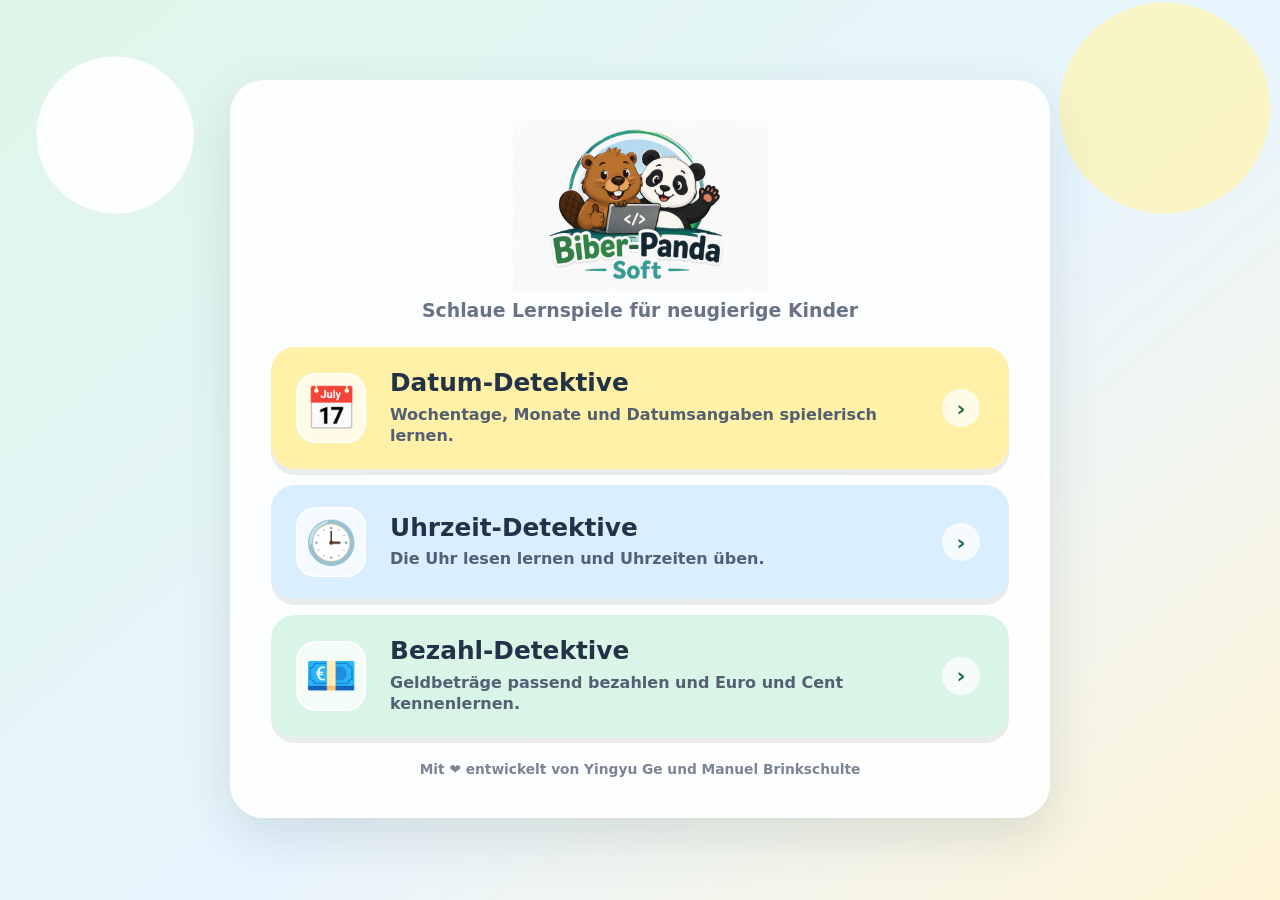
<file: index.html>
<!DOCTYPE html>
<html lang="de">
<head>
    <meta charset="UTF-8">
    <meta name="viewport" content="width=device-width, initial-scale=1.0, viewport-fit=cover">
    <meta name="theme-color" content="#e8f7ef">
    <title>Biber-Panda Soft</title>

    <link rel="stylesheet" href="css/index.css">
</head>
<body>
    <main class="container">
        <header>
            <div class="logo-area">
                <img class="logo" src="Designer.png" alt="Biber-Panda Soft">
            </div>
            <div class="subtitle">Schlaue Lernspiele für neugierige Kinder</div>
        </header>

        <nav class="cards" aria-label="Lernspiele">
            <a class="card date-card" href="Datum_Detektive.html">
                <div class="icon" aria-hidden="true">📅</div>
                <div>
                    <div class="title">Datum-Detektive</div>
                    <div class="description">Wochentage, Monate und Datumsangaben spielerisch lernen.</div>
                </div>
                <div class="arrow" aria-hidden="true">›</div>
            </a>

            <a class="card clock-card" href="Uhr_Detektive.html">
                <div class="icon" aria-hidden="true">🕒</div>
                <div>
                    <div class="title">Uhrzeit-Detektive</div>
                    <div class="description">Die Uhr lesen lernen und Uhrzeiten üben.</div>
                </div>
                <div class="arrow" aria-hidden="true">›</div>
            </a>

            <a class="card payment-card" href="Bezahl-Detektive.html">
                <div class="icon" aria-hidden="true">💶</div>
                <div>
                    <div class="title">Bezahl-Detektive</div>
                    <div class="description">Geldbeträge passend bezahlen und Euro und Cent kennenlernen.</div>
                </div>
                <div class="arrow" aria-hidden="true">›</div>
            </a>
        </nav>

        <footer class="footer">Mit ❤️ entwickelt von Yingyu Ge und Manuel Brinkschulte</footer>
    </main>
</body>
</html>
</file>
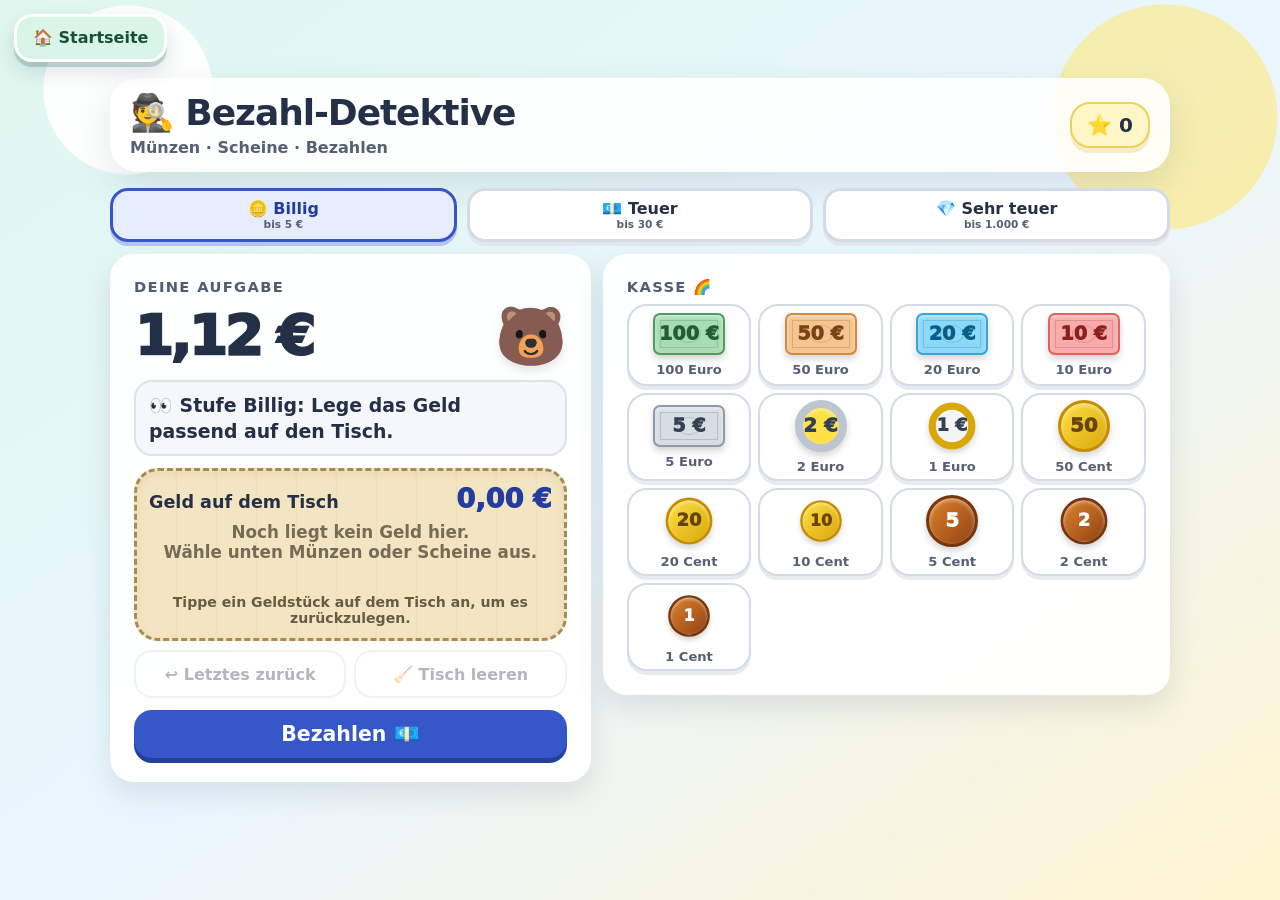
<file: Bezahl-Detektive.html>
<!DOCTYPE html>
<html lang="de">
<head>
    <meta charset="UTF-8">
    <meta name="viewport" content="width=device-width, initial-scale=1, viewport-fit=cover">
    <meta name="theme-color" content="#dff6f3">
    <title>Bezahl-Detektive</title>
    <link rel="stylesheet" href="css/common.css">
    <link rel="stylesheet" href="css/bezahl-detektive.css">
</head>
<body>
    <a class="home-button" href="index.html">🏠 Startseite</a>
    <main class="app">
        <header class="game-header">
            <div class="game-heading">
                <h1 class="game-title">🕵️ Bezahl-Detektive</h1>
                <div class="game-subtitle">Münzen · Scheine · Bezahlen</div>
            </div>
            <div class="game-score" aria-label="Punktestand">
                ⭐ <span id="score">0</span>
            </div>
        </header>

        <section class="difficulty-panel" aria-label="Auswahl der Preisstufe">
            <div class="difficulty-options">
                <button class="difficulty-btn" id="levelEasy" type="button" aria-pressed="true" onclick="setDifficulty('easy')">
                    🪙 Billig
                    <span>bis 5 €</span>
                </button>
                <button class="difficulty-btn" id="levelMedium" type="button" aria-pressed="false" onclick="setDifficulty('medium')">
                    💶 Teuer
                    <span>bis 30 €</span>
                </button>
                <button class="difficulty-btn" id="levelHard" type="button" aria-pressed="false" onclick="setDifficulty('hard')">
                    💎 Sehr teuer
                    <span>bis 1.000 €</span>
                </button>
            </div>
        </section>

        <div class="game-layout">
            <section class="card" aria-labelledby="targetAmountDisplay">
                <div class="task-label">Deine Aufgabe</div>
                <div class="task-row">
                    <h2 class="task-amount" id="targetAmountDisplay">0,00 €</h2>
                    <div class="customer" id="customer" aria-hidden="true">🦫</div>
                </div>

                <div class="hint-box" id="hintBox" role="status" aria-live="polite">
                    👀 Lege das Geld passend auf den Tisch.
                </div>

                <div class="table-area">
                    <div class="table-title">
                        <strong>Geld auf dem Tisch</strong>
                        <span class="current-amount" id="currentAmountDisplay">0,00 €</span>
                    </div>

                    <div class="money-on-table" id="moneyOnTable" aria-label="Ausgewähltes Geld"></div>
                    <p class="table-help">Tippe ein Geldstück auf dem Tisch an, um es zurückzulegen.</p>
                </div>

                <div class="table-actions">
                    <button class="action-btn small-btn" id="undoBtn" type="button" onclick="undoLastMoney()">
                        ↩️ Letztes zurück
                    </button>
                    <button class="action-btn small-btn" id="clearBtn" type="button" onclick="clearTable()">
                        🧹 Tisch leeren
                    </button>
                </div>

                <button class="action-btn primary-btn" id="checkBtn" type="button" onclick="checkAnswer()">
                    Bezahlen 💶
                </button>
                <button class="action-btn secondary-btn" id="nextBtn" type="button" onclick="generateTask()" hidden>
                    Nächste Kundschaft ➜
                </button>
            </section>

            <section class="card" aria-labelledby="cashDeskTitle">
                <div class="task-label" id="cashDeskTitle">Kasse 🌈</div>
                <div class="coins-grid" id="cashGrid"></div>
            </section>
        </div>

    </main>

    <script>
        // Alle Beträge werden ausschließlich als ganze Centwerte gespeichert.
        const moneyValues = [
            { cents: 10000, label: '100 Euro', kind: 'bill', className: 'bill-100', face: '100 €' },
            { cents: 5000, label: '50 Euro', kind: 'bill', className: 'bill-50', face: '50 €' },
            { cents: 2000, label: '20 Euro', kind: 'bill', className: 'bill-20', face: '20 €' },
            { cents: 1000, label: '10 Euro', kind: 'bill', className: 'bill-10', face: '10 €' },
            { cents: 500,  label: '5 Euro',  kind: 'bill', className: 'bill-5',  face: '5 €' },
            { cents: 200,  label: '2 Euro',  kind: 'coin', className: 'coin-2e', face: '2 €' },
            { cents: 100,  label: '1 Euro',  kind: 'coin', className: 'coin-1e coin-medium', face: '1 €' },
            { cents: 50,   label: '50 Cent', kind: 'coin', className: 'coin-gold', face: '50' },
            { cents: 20,   label: '20 Cent', kind: 'coin', className: 'coin-gold coin-medium', face: '20' },
            { cents: 10,   label: '10 Cent', kind: 'coin', className: 'coin-gold coin-small', face: '10' },
            { cents: 5,    label: '5 Cent',  kind: 'coin', className: 'coin-copper', face: '5' },
            { cents: 2,    label: '2 Cent',  kind: 'coin', className: 'coin-copper coin-medium', face: '2' },
            { cents: 1,    label: '1 Cent',  kind: 'coin', className: 'coin-copper coin-small', face: '1' }
        ];

        let targetCents = 0;
        let selectedMoney = [];
        let score = 0;
        let inputLocked = false;
        let currentDifficulty = 'easy';

        const euroFormatter = new Intl.NumberFormat('de-DE', {
            style: 'currency',
            currency: 'EUR'
        });

        const difficultyLevels = {
            easy: { min: 1, max: 500, step: 1, name: 'Billig' },
            medium: { min: 1, max: 3000, step: 1, name: 'Teuer' },
            hard: { min: 1, max: 100000, step: 1, name: 'Sehr teuer' }
        };

        function formatMoney(cents) {
            return euroFormatter.format(cents / 100);
        }

        function getCurrentCents() {
            return selectedMoney.reduce((sum, cents) => sum + cents, 0);
        }

        function getMoneyDefinition(cents) {
            return moneyValues.find(item => item.cents === cents);
        }

        function createPieceMarkup(item) {
            if (item.kind === 'bill') {
                return `<div class="piece bill ${item.className}"><span>${item.face}</span></div>`;
            }
            return `<div class="piece coin ${item.className}">${item.face}</div>`;
        }

        function buildCashDesk() {
            const cashGrid = document.getElementById('cashGrid');
            cashGrid.innerHTML = '';

            moneyValues.forEach(item => {
                const button = document.createElement('button');
                button.type = 'button';
                button.className = 'money-btn';
                button.setAttribute('aria-label', `${item.label} auf den Tisch legen`);
                button.innerHTML = `${createPieceMarkup(item)}<span class="money-label">${item.label}</span>`;
                button.addEventListener('click', () => addMoney(item.cents));
                cashGrid.appendChild(button);
            });
        }

        function renderSelectedMoney() {
            const table = document.getElementById('moneyOnTable');
            table.innerHTML = '';

            if (selectedMoney.length === 0) {
                const empty = document.createElement('div');
                empty.className = 'empty-table';
                empty.innerHTML = 'Noch liegt kein Geld hier.<br>Wähle unten Münzen oder Scheine aus.';
                table.appendChild(empty);
                return;
            }

            selectedMoney.forEach((cents, index) => {
                const item = getMoneyDefinition(cents);
                const button = document.createElement('button');
                button.type = 'button';
                button.className = 'placed-piece';
                button.setAttribute('aria-label', `${item.label} vom Tisch entfernen`);
                button.title = `${item.label} zurücklegen`;
                button.innerHTML = createPieceMarkup(item);
                button.addEventListener('click', () => removeMoneyAt(index));
                table.appendChild(button);
            });
        }

        function updateDisplay() {
            const currentCents = getCurrentCents();
            document.getElementById('currentAmountDisplay').textContent = formatMoney(currentCents);
            document.getElementById('undoBtn').disabled = selectedMoney.length === 0 || inputLocked;
            document.getElementById('clearBtn').disabled = selectedMoney.length === 0 || inputLocked;
            renderSelectedMoney();
        }

        function setHint(message, type = 'neutral') {
            const hintBox = document.getElementById('hintBox');
            const colors = {
                neutral: '#f5f7fb',
                success: '#dcfce7',
                warning: '#fff2c7',
                error: '#ffe4e6'
            };
            hintBox.textContent = message;
            hintBox.style.backgroundColor = colors[type];
        }

        function addMoney(cents) {
            if (inputLocked) return;
            selectedMoney.push(cents);
            updateDisplay();
            setHint('👀 Prüfe den Betrag auf dem Tisch und bezahle, wenn er stimmt.');
        }

        function removeMoneyAt(index) {
            if (inputLocked) return;
            const removed = selectedMoney.splice(index, 1)[0];
            updateDisplay();
            setHint(`↩️ ${getMoneyDefinition(removed).label} wurde zurückgelegt.`);
        }

        function undoLastMoney() {
            if (inputLocked || selectedMoney.length === 0) return;
            const removed = selectedMoney.pop();
            updateDisplay();
            setHint(`↩️ ${getMoneyDefinition(removed).label} wurde zurückgelegt.`);
        }

        function clearTable() {
            if (inputLocked || selectedMoney.length === 0) return;
            selectedMoney = [];
            updateDisplay();
            setHint('🧹 Der Tisch ist wieder leer. Fang noch einmal an.');
        }

        function calculateMinItems(cents) {
            let remaining = cents;
            let count = 0;

            for (const item of moneyValues) {
                count += Math.floor(remaining / item.cents);
                remaining %= item.cents;
            }
            return count;
        }

        function celebrate() {
            if (window.matchMedia('(prefers-reduced-motion: reduce)').matches) return;

            const colors = ['#ff6b6b', '#ffd93d', '#6bcb77', '#4d96ff', '#c77dff', '#ff9f1c', '#ff7eb6'];
            const gameArea = document.querySelector('.game-layout').getBoundingClientRect();
            const taskCard = document.querySelector('.game-layout .card').getBoundingClientRect();

            const origins = [
                { x: gameArea.left + gameArea.width * .20, y: gameArea.top + gameArea.height * .25 },
                { x: taskCard.left + taskCard.width * .50, y: taskCard.top + taskCard.height * .24 },
                { x: gameArea.left + gameArea.width * .80, y: gameArea.top + gameArea.height * .28 }
            ];

            for (let i = 0; i < 84; i++) {
                const piece = document.createElement('i');
                piece.className = 'confetti-piece ' + (i % 7 === 0 ? 'round' : (i % 5 === 0 ? 'ribbon' : ''));
                piece.style.background = colors[Math.floor(Math.random() * colors.length)];

                const origin = origins[i % origins.length];
                const originX = origin.x + (Math.random() - .5) * 100;
                const originY = origin.y + (Math.random() - .5) * 55;
                const angle = (-165 + Math.random() * 150) * Math.PI / 180;
                const power = 90 + Math.random() * 190;
                const dx1 = Math.cos(angle) * power;
                const dy1 = Math.sin(angle) * power;
                const dx2 = dx1 * 1.25 + (Math.random() - .5) * 150;
                const dy2 = dy1 + 250 + Math.random() * 330;

                piece.style.setProperty('--x', originX + 'px');
                piece.style.setProperty('--y', originY + 'px');
                piece.style.setProperty('--dx1', dx1 + 'px');
                piece.style.setProperty('--dy1', dy1 + 'px');
                piece.style.setProperty('--dx2', dx2 + 'px');
                piece.style.setProperty('--dy2', dy2 + 'px');
                piece.style.setProperty('--r1', (180 + Math.random() * 540) + 'deg');
                piece.style.setProperty('--r2', (720 + Math.random() * 900) + 'deg');
                piece.style.setProperty('--dur', (1.55 + Math.random() * .95) + 's');
                piece.style.setProperty('--delay', (Math.random() * .16) + 's');

                document.body.appendChild(piece);
                setTimeout(() => piece.remove(), 2900);
            }
        }

        function checkAnswer() {
            if (inputLocked) return;

            const currentCents = getCurrentCents();

            if (selectedMoney.length === 0) {
                setHint('👆 Lege zuerst Geld auf den Tisch.', 'warning');
                return;
            }

            if (currentCents === targetCents) {
                const minItems = calculateMinItems(targetCents);
                const isOptimal = selectedMoney.length === minItems;

                score++;
                document.getElementById('score').textContent = score;
                inputLocked = true;
                celebrate();

                if (isOptimal) {
                    setHint('🌟 Perfekt! Richtig bezahlt und so wenig Geldstücke wie möglich benutzt.', 'success');
                } else {
                    setHint(`🎉 Richtig bezahlt! Die Profi-Lösung braucht nur ${minItems} Geldstücke.`, 'success');
                }

                document.getElementById('checkBtn').hidden = true;
                document.getElementById('nextBtn').hidden = false;
                updateDisplay();
                return;
            }

            if (currentCents > targetCents) {
                const difference = currentCents - targetCents;
                setHint(`🤔 Das sind ${formatMoney(difference)} zu viel. Lege etwas zurück.`, 'error');
            } else {
                const difference = targetCents - currentCents;
                setHint(`🧮 Es fehlen noch ${formatMoney(difference)}.`, 'warning');
            }
        }

        function setDifficulty(level) {
            if (!difficultyLevels[level]) return;

            currentDifficulty = level;
            document.querySelectorAll('.difficulty-btn').forEach(button => {
                button.setAttribute('aria-pressed', 'false');
            });

            const activeButton = {
                easy: document.getElementById('levelEasy'),
                medium: document.getElementById('levelMedium'),
                hard: document.getElementById('levelHard')
            }[level];

            activeButton.setAttribute('aria-pressed', 'true');
            generateTask();
        }

        function createRandomTarget() {
            const level = difficultyLevels[currentDifficulty];
            const numberOfSteps = Math.floor((level.max - level.min) / level.step);
            return level.min + Math.floor(Math.random() * (numberOfSteps + 1)) * level.step;
        }

        function generateTask() {
            targetCents = createRandomTarget();
            selectedMoney = [];
            inputLocked = false;

            const customers = ['🦫', '🐼', '🦊', '🐻', '🐨', '🐰'];
            document.getElementById('customer').textContent =
                customers[Math.floor(Math.random() * customers.length)];

            document.getElementById('targetAmountDisplay').textContent = formatMoney(targetCents);
            document.getElementById('checkBtn').hidden = false;
            document.getElementById('nextBtn').hidden = true;
            setHint(`👀 Stufe ${difficultyLevels[currentDifficulty].name}: Lege das Geld passend auf den Tisch.`);
            updateDisplay();
        }

        buildCashDesk();
        generateTask();
    </script>
</body>
</html>
</file>
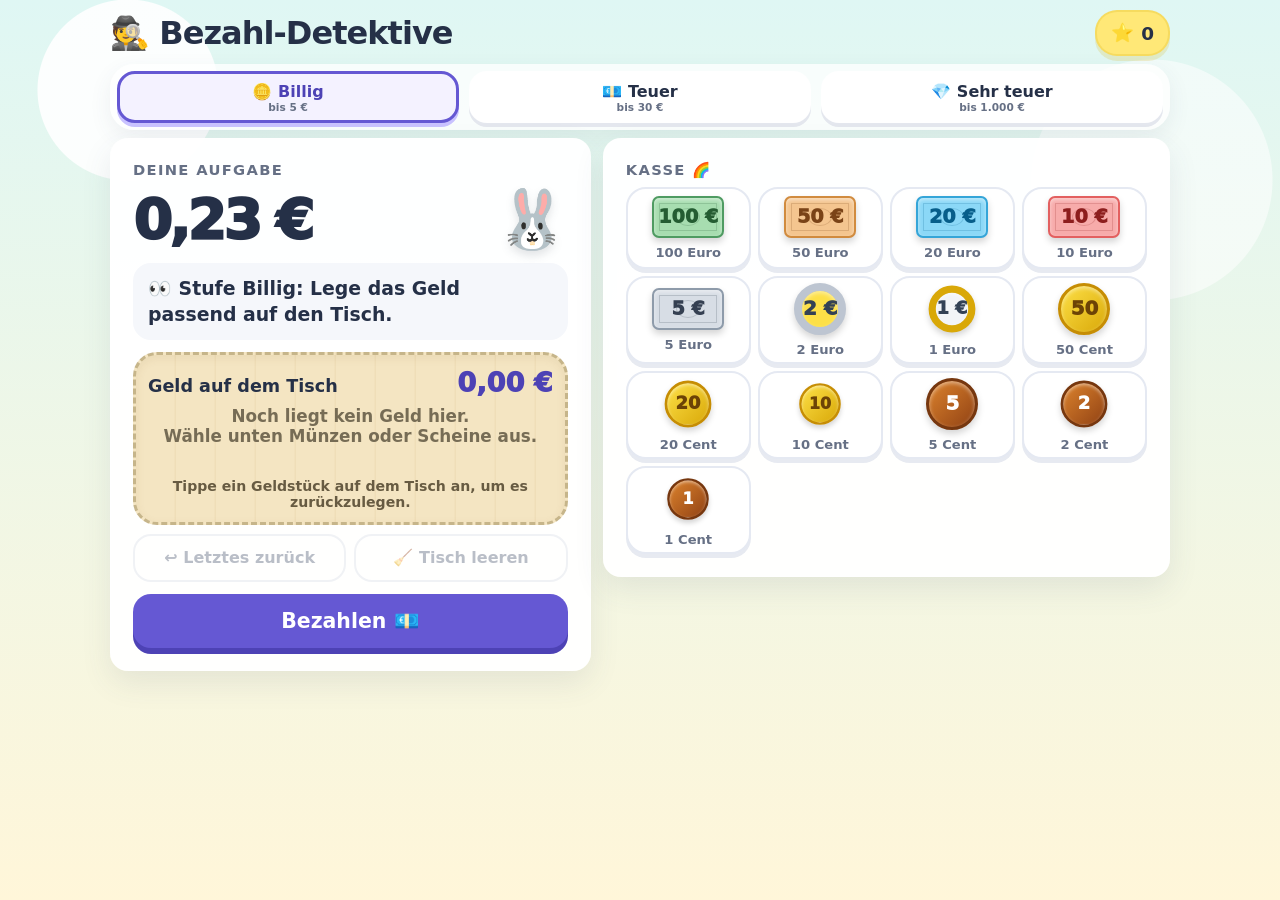
<file: bezahl-detektive.html>
<!DOCTYPE html>
<html lang="de">
<head>
    <meta charset="UTF-8">
    <meta name="viewport" content="width=device-width, initial-scale=1, viewport-fit=cover">
    <meta name="theme-color" content="#dff6f3">
    <title>Bezahl-Detektive</title>
    <style>
        :root {
            --bg-top: #dff7f4;
            --bg-bottom: #fff6d9;
            --card: rgba(255, 255, 255, 0.96);
            --text: #253047;
            --muted: #667085;
            --primary: #6558d3;
            --primary-dark: #4d42b5;
            --yellow: #ffe877;
            --success: #dcfce7;
            --warning: #fff2c7;
            --error: #ffe4e6;
            --neutral: #f5f7fb;
            --line: #e5e9f2;
            --shadow: 0 12px 30px rgba(67, 78, 104, 0.10);

            --gold-light: #fde047;
            --gold-dark: #d9a808;
            --silver-light: #f2f4f7;
            --silver-dark: #bdc5d1;
            --copper-light: #dc832d;
            --copper-dark: #914214;
        }

        * {
            box-sizing: border-box;
            -webkit-tap-highlight-color: transparent;
        }

        html {
            min-height: 100%;
            background: var(--bg-bottom);
        }

        body {
            font-family: system-ui, -apple-system, BlinkMacSystemFont, "Segoe UI", sans-serif;
            background:
                radial-gradient(circle at 10% 10%, rgba(255,255,255,.9) 0 90px, transparent 91px),
                radial-gradient(circle at 90% 20%, rgba(255,255,255,.55) 0 120px, transparent 121px),
                linear-gradient(180deg, var(--bg-top), var(--bg-bottom));
            color: var(--text);
            margin: 0;
            padding: max(10px, env(safe-area-inset-top)) max(12px, env(safe-area-inset-right)) max(12px, env(safe-area-inset-bottom)) max(12px, env(safe-area-inset-left));
            min-height: 100vh;
            touch-action: manipulation;
        }

        button {
            font: inherit;
        }

        .app {
            width: min(100%, 980px);
            margin: 0 auto;
        }

        .header {
            display: flex;
            justify-content: space-between;
            align-items: center;
            gap: 16px;
            margin-bottom: 12px;
        }

        .title {
            display: flex;
            align-items: center;
            gap: 10px;
            font-size: clamp(1.45rem, 4vw, 2rem);
            font-weight: 900;
            letter-spacing: -0.03em;
        }

        .score-badge {
            flex: 0 0 auto;
            display: flex;
            align-items: center;
            gap: 7px;
            min-height: 46px;
            padding: 7px 14px;
            border: 2px solid rgba(218, 179, 26, .25);
            border-radius: 22px;
            background: var(--yellow);
            box-shadow: 0 5px 0 rgba(210, 169, 0, .18);
            font-size: 1.15rem;
            font-weight: 900;
        }

        .card {
            margin-bottom: 12px;
            padding: clamp(14px, 2.6vw, 22px);
            border: 1px solid rgba(255,255,255,.8);
            border-radius: 18px;
            background: var(--card);
            box-shadow: var(--shadow);
        }

        .difficulty-panel {
            margin-bottom: 12px;
            padding: 7px;
            border-radius: 24px;
            background: rgba(255, 255, 255, 0.78);
            box-shadow: 0 8px 22px rgba(67, 78, 104, 0.08);
        }

        .difficulty-options {
            display: grid;
            grid-template-columns: repeat(3, 1fr);
            gap: 10px;
        }

        .difficulty-btn {
            min-height: 52px;
            padding: 4px 6px;
            border: 3px solid transparent;
            border-radius: 18px;
            background: #fff;
            color: var(--text);
            cursor: pointer;
            font-weight: 900;
            box-shadow: 0 4px 0 #e4e7ee;
            transition: transform .1s ease, box-shadow .1s ease, border-color .1s ease;
        }

        .difficulty-btn span {
            display: block;
            margin-top: 0;
            color: var(--muted);
            font-size: .66rem;
            font-weight: 750;
        }

        .difficulty-btn[aria-pressed="true"] {
            border-color: var(--primary);
            background: #f4f2ff;
            color: var(--primary-dark);
            box-shadow: 0 4px 0 #c9c2ff;
        }

        .difficulty-btn:active {
            transform: translateY(3px);
            box-shadow: 0 1px 0 #e4e7ee;
        }

        .difficulty-btn:focus-visible {
            outline: 4px solid #1f9ee8;
            outline-offset: 3px;
        }

        .task-label {
            margin-bottom: 8px;
            color: var(--muted);
            font-size: .92rem;
            font-weight: 900;
            letter-spacing: .09em;
            text-transform: uppercase;
        }

        .task-row {
            display: flex;
            justify-content: space-between;
            align-items: center;
            gap: 16px;
            margin-bottom: 10px;
        }

        .task-amount {
            margin: 0;
            font-size: clamp(2.25rem, 7vw, 3.5rem);
            font-variant-numeric: tabular-nums;
            font-weight: 950;
            letter-spacing: -0.055em;
            line-height: 1;
        }

        .customer {
            flex: 0 0 auto;
            font-size: clamp(2.5rem, 7vw, 3.6rem);
            filter: drop-shadow(0 5px 4px rgba(30, 41, 59, .12));
        }

        .hint-box {
            display: flex;
            align-items: center;
            min-height: 54px;
            margin-bottom: 12px;
            padding: 10px 13px;
            border: 2px solid transparent;
            border-radius: 18px;
            background: var(--neutral);
            font-size: clamp(1rem, 3vw, 1.18rem);
            font-weight: 650;
            line-height: 1.4;
        }

        .table-area {
            position: relative;
            min-height: 150px;
            padding: 12px;
            border: 3px dashed #c6b58a;
            border-radius: 24px;
            background:
                linear-gradient(rgba(255,255,255,.25), rgba(255,255,255,.25)),
                repeating-linear-gradient(90deg, #f0dcae 0, #f0dcae 38px, #ead3a0 39px, #ead3a0 40px);
            box-shadow: inset 0 3px 10px rgba(113, 79, 25, .08);
        }

        .table-title {
            display: flex;
            justify-content: space-between;
            align-items: baseline;
            gap: 8px;
            margin-bottom: 8px;
        }

        .table-title strong {
            font-size: 1.1rem;
        }

        .current-amount {
            color: var(--primary-dark);
            font-size: clamp(1.28rem, 4vw, 1.7rem);
            font-variant-numeric: tabular-nums;
            font-weight: 950;
        }

        .money-on-table {
            display: flex;
            flex-wrap: wrap;
            justify-content: center;
            align-content: flex-start;
            gap: 8px;
            min-height: 78px;
        }

        .empty-table {
            align-self: center;
            margin: auto;
            color: #766c55;
            font-size: 1.05rem;
            font-weight: 750;
            text-align: center;
        }

        .placed-piece {
            display: grid;
            place-items: center;
            padding: 3px;
            border: 0;
            border-radius: 14px;
            background: rgba(255,255,255,.5);
            cursor: pointer;
            transition: transform .12s ease, background .12s ease;
        }

        .placed-piece:active {
            transform: scale(.92);
        }

        .placed-piece:focus-visible,
        .money-btn:focus-visible,
        .action-btn:focus-visible {
            outline: 4px solid #1f9ee8;
            outline-offset: 3px;
        }

        .table-help {
            margin: 6px 0 0;
            color: #675b42;
            font-size: .88rem;
            font-weight: 700;
            text-align: center;
        }

        .table-actions {
            display: grid;
            grid-template-columns: 1fr 1fr;
            gap: 8px;
            margin-top: 9px;
        }

        .coins-grid {
            display: grid;
            grid-template-columns: repeat(4, minmax(0, 1fr));
            gap: 8px;
        }

        .money-btn {
            display: flex;
            flex-direction: column;
            justify-content: center;
            align-items: center;
            gap: 7px;
            min-width: 0;
            min-height: 88px;
            padding: 5px 3px;
            border: 2px solid var(--line);
            border-radius: 20px;
            background: #fff;
            color: var(--text);
            cursor: pointer;
            box-shadow: 0 4px 0 #e7eaf1;
            transition: transform .1s ease, box-shadow .1s ease, border-color .1s ease;
        }

        .money-btn:active {
            transform: translateY(3px) scale(.97);
            box-shadow: 0 1px 0 #e7eaf1;
        }

        .money-label {
            color: var(--muted);
            font-size: .82rem;
            font-weight: 850;
        }

        .piece {
            display: flex;
            align-items: center;
            justify-content: center;
            flex: 0 0 auto;
            font-weight: 950;
            line-height: 1;
            box-shadow: 0 4px 7px rgba(0,0,0,.17), inset 0 2px 4px rgba(255,255,255,.48);
            user-select: none;
        }

        .coin {
            width: 52px;
            height: 52px;
            border-radius: 50%;
            font-size: 1.24rem;
        }

        .coin-2e {
            border: 8px solid var(--silver-dark);
            background: var(--gold-light);
            color: #334155;
        }

        .coin-1e {
            border: 8px solid var(--gold-dark);
            background: var(--silver-light);
            color: #334155;
        }

        .coin-gold {
            border: 3px solid #c68d04;
            background: linear-gradient(135deg, var(--gold-light), var(--gold-dark));
            color: #6c4306;
        }

        .coin-copper {
            border: 3px solid #76370f;
            background: linear-gradient(135deg, var(--copper-light), var(--copper-dark));
            color: #fff;
        }

        .coin-medium { transform: scale(.90); }
        .coin-small { transform: scale(.80); }

        .bill {
            position: relative;
            width: 72px;
            height: 42px;
            overflow: hidden;
            border-radius: 7px;
            font-size: 1.2rem;
        }

        .bill::before,
        .bill::after {
            content: "";
            position: absolute;
            border: 1px solid currentColor;
            opacity: .2;
        }

        .bill::before { inset: 5px; }
        .bill::after { inset: 10px 22px; border-radius: 50%; }

        .bill span { position: relative; z-index: 1; }
        .bill-100 { border: 2px solid #4f9b62; background: #a7ddb0; color: #245c32; }
        .bill-50 { border: 2px solid #d18b3f; background: #f4c58f; color: #7a4317; }
        .bill-20 { border: 2px solid #35a5d8; background: #8bd8f7; color: #075e8a; }
        .bill-10 { border: 2px solid #e36060; background: #f7abaa; color: #8d1e1e; }
        .bill-5 { border: 2px solid #8e9baa; background: #d7dde5; color: #354052; }

        .placed-piece .coin {
            width: 54px;
            height: 54px;
            font-size: 1.05rem;
        }

        .placed-piece .bill {
            width: 76px;
            height: 44px;
            font-size: 1.05rem;
        }

        .action-btn {
            min-height: 48px;
            padding: 12px 16px;
            border-radius: 18px;
            font-weight: 900;
            cursor: pointer;
        }

        .small-btn {
            border: 2px solid #dfe3eb;
            background: #fff;
            color: var(--muted);
        }

        .small-btn:disabled {
            opacity: .45;
            cursor: default;
        }

        .primary-btn {
            width: 100%;
            min-height: 54px;
            margin-top: 12px;
            border: 0;
            background: var(--primary);
            color: #fff;
            box-shadow: 0 6px 0 var(--primary-dark);
            font-size: 1.28rem;
        }

        .primary-btn:active {
            transform: translateY(4px);
            box-shadow: 0 2px 0 var(--primary-dark);
        }

        .secondary-btn {
            width: 100%;
            min-height: 52px;
            margin-top: 8px;
            border: 3px solid #ddd9ff;
            background: #f8f7ff;
            color: var(--primary-dark);
            font-size: 1.18rem;
        }


        @media (max-width: 620px) {
            body { padding-left: 12px; padding-right: 12px; }
            .difficulty-panel { padding: 10px; }
            .difficulty-options { gap: 7px; }
            .difficulty-btn { min-height: 48px; padding: 4px 3px; font-size: .84rem; }
            .difficulty-btn span { font-size: .60rem; line-height: 1.05; }
            .card { border-radius: 24px; }
            .coins-grid { gap: 9px; }
            .money-btn { min-height: 101px; border-radius: 17px; }
            .coin { width: 57px; height: 57px; font-size: 1.1rem; }
            .bill { width: 72px; height: 45px; font-size: 1.05rem; }
            .money-label { font-size: .75rem; }
        }

        @media (orientation: landscape) and (min-width: 900px) {
            .app { width: min(100%, 1120px); }
            .game-layout {
                display: grid;
                grid-template-columns: minmax(0, 1fr) minmax(0, 1fr);
                gap: 20px;
                align-items: start;
            }
            .game-layout .card { margin-bottom: 0; }
        }


        .confetti-piece {
            position: fixed;
            z-index: 9999;
            width: 10px;
            height: 16px;
            border-radius: 3px;
            left: var(--x);
            top: var(--y);
            opacity: 0;
            pointer-events: none;
            animation: confettiBurst var(--dur) cubic-bezier(.15,.65,.3,1) forwards;
            animation-delay: var(--delay);
        }

        .confetti-piece.round {
            width: 9px;
            height: 9px;
            border-radius: 50%;
        }

        .confetti-piece.ribbon {
            width: 6px;
            height: 20px;
            border-radius: 5px;
        }

        @keyframes confettiBurst {
            0% {
                opacity: 1;
                transform: translate(-50%, -50%) rotate(0deg) scale(.7);
            }
            28% {
                opacity: 1;
                transform: translate(calc(-50% + var(--dx1)), calc(-50% + var(--dy1))) rotate(var(--r1)) scale(1);
            }
            100% {
                opacity: 0;
                transform: translate(calc(-50% + var(--dx2)), calc(-50% + var(--dy2))) rotate(var(--r2)) scale(.9);
            }
        }


        @media (min-width: 700px) and (max-height: 900px) {
            .app { width: min(100%, 1060px); }
            .header { margin-bottom: 8px; }
            .difficulty-panel { margin-bottom: 8px; }
            .game-layout {
                display: grid;
                grid-template-columns: minmax(0, 1fr) minmax(0, 1.18fr);
                gap: 12px;
                align-items: start;
            }
            .game-layout .card { margin-bottom: 0; }
            .coins-grid { grid-template-columns: repeat(4, minmax(0, 1fr)); gap: 7px; }
            .money-btn { min-height: 82px; }
            .table-area { min-height: 135px; }
            .money-on-table { min-height: 66px; }
        }

        @media (prefers-reduced-motion: reduce) {
            *, *::before, *::after {
                scroll-behavior: auto !important;
                transition: none !important;
            }
        }
    </style>
</head>
<body>
    <main class="app">
        <header class="header">
            <div class="title">🕵️ Bezahl-Detektive</div>
            <div class="score-badge" aria-label="Punktestand">
                ⭐ <span id="score">0</span>
            </div>
        </header>

        <section class="difficulty-panel" aria-label="Auswahl der Preisstufe">
            <div class="difficulty-options">
                <button class="difficulty-btn" id="levelEasy" type="button" aria-pressed="true" onclick="setDifficulty('easy')">
                    🪙 Billig
                    <span>bis 5 €</span>
                </button>
                <button class="difficulty-btn" id="levelMedium" type="button" aria-pressed="false" onclick="setDifficulty('medium')">
                    💶 Teuer
                    <span>bis 30 €</span>
                </button>
                <button class="difficulty-btn" id="levelHard" type="button" aria-pressed="false" onclick="setDifficulty('hard')">
                    💎 Sehr teuer
                    <span>bis 1.000 €</span>
                </button>
            </div>
        </section>

        <div class="game-layout">
            <section class="card" aria-labelledby="targetAmountDisplay">
                <div class="task-label">Deine Aufgabe</div>
                <div class="task-row">
                    <h1 class="task-amount" id="targetAmountDisplay">0,00 €</h1>
                    <div class="customer" id="customer" aria-hidden="true">🦫</div>
                </div>

                <div class="hint-box" id="hintBox" role="status" aria-live="polite">
                    👀 Lege das Geld passend auf den Tisch.
                </div>

                <div class="table-area">
                    <div class="table-title">
                        <strong>Geld auf dem Tisch</strong>
                        <span class="current-amount" id="currentAmountDisplay">0,00 €</span>
                    </div>

                    <div class="money-on-table" id="moneyOnTable" aria-label="Ausgewähltes Geld"></div>
                    <p class="table-help">Tippe ein Geldstück auf dem Tisch an, um es zurückzulegen.</p>
                </div>

                <div class="table-actions">
                    <button class="action-btn small-btn" id="undoBtn" type="button" onclick="undoLastMoney()">
                        ↩️ Letztes zurück
                    </button>
                    <button class="action-btn small-btn" id="clearBtn" type="button" onclick="clearTable()">
                        🧹 Tisch leeren
                    </button>
                </div>

                <button class="action-btn primary-btn" id="checkBtn" type="button" onclick="checkAnswer()">
                    Bezahlen 💶
                </button>
                <button class="action-btn secondary-btn" id="nextBtn" type="button" onclick="generateTask()" hidden>
                    Nächste Kundschaft ➜
                </button>
            </section>

            <section class="card" aria-labelledby="cashDeskTitle">
                <div class="task-label" id="cashDeskTitle">Kasse 🌈</div>
                <div class="coins-grid" id="cashGrid"></div>
            </section>
        </div>

    </main>

    <script>
        // Alle Beträge werden ausschließlich als ganze Centwerte gespeichert.
        const moneyValues = [
            { cents: 10000, label: '100 Euro', kind: 'bill', className: 'bill-100', face: '100 €' },
            { cents: 5000, label: '50 Euro', kind: 'bill', className: 'bill-50', face: '50 €' },
            { cents: 2000, label: '20 Euro', kind: 'bill', className: 'bill-20', face: '20 €' },
            { cents: 1000, label: '10 Euro', kind: 'bill', className: 'bill-10', face: '10 €' },
            { cents: 500,  label: '5 Euro',  kind: 'bill', className: 'bill-5',  face: '5 €' },
            { cents: 200,  label: '2 Euro',  kind: 'coin', className: 'coin-2e', face: '2 €' },
            { cents: 100,  label: '1 Euro',  kind: 'coin', className: 'coin-1e coin-medium', face: '1 €' },
            { cents: 50,   label: '50 Cent', kind: 'coin', className: 'coin-gold', face: '50' },
            { cents: 20,   label: '20 Cent', kind: 'coin', className: 'coin-gold coin-medium', face: '20' },
            { cents: 10,   label: '10 Cent', kind: 'coin', className: 'coin-gold coin-small', face: '10' },
            { cents: 5,    label: '5 Cent',  kind: 'coin', className: 'coin-copper', face: '5' },
            { cents: 2,    label: '2 Cent',  kind: 'coin', className: 'coin-copper coin-medium', face: '2' },
            { cents: 1,    label: '1 Cent',  kind: 'coin', className: 'coin-copper coin-small', face: '1' }
        ];

        let targetCents = 0;
        let selectedMoney = [];
        let score = 0;
        let inputLocked = false;
        let currentDifficulty = 'easy';

        const euroFormatter = new Intl.NumberFormat('de-DE', {
            style: 'currency',
            currency: 'EUR'
        });

        const difficultyLevels = {
            easy: { min: 1, max: 500, step: 1, name: 'Billig' },
            medium: { min: 1, max: 3000, step: 1, name: 'Teuer' },
            hard: { min: 1, max: 100000, step: 1, name: 'Sehr teuer' }
        };

        function formatMoney(cents) {
            return euroFormatter.format(cents / 100);
        }

        function getCurrentCents() {
            return selectedMoney.reduce((sum, cents) => sum + cents, 0);
        }

        function getMoneyDefinition(cents) {
            return moneyValues.find(item => item.cents === cents);
        }

        function createPieceMarkup(item) {
            if (item.kind === 'bill') {
                return `<div class="piece bill ${item.className}"><span>${item.face}</span></div>`;
            }
            return `<div class="piece coin ${item.className}">${item.face}</div>`;
        }

        function buildCashDesk() {
            const cashGrid = document.getElementById('cashGrid');
            cashGrid.innerHTML = '';

            moneyValues.forEach(item => {
                const button = document.createElement('button');
                button.type = 'button';
                button.className = 'money-btn';
                button.setAttribute('aria-label', `${item.label} auf den Tisch legen`);
                button.innerHTML = `${createPieceMarkup(item)}<span class="money-label">${item.label}</span>`;
                button.addEventListener('click', () => addMoney(item.cents));
                cashGrid.appendChild(button);
            });
        }

        function renderSelectedMoney() {
            const table = document.getElementById('moneyOnTable');
            table.innerHTML = '';

            if (selectedMoney.length === 0) {
                const empty = document.createElement('div');
                empty.className = 'empty-table';
                empty.innerHTML = 'Noch liegt kein Geld hier.<br>Wähle unten Münzen oder Scheine aus.';
                table.appendChild(empty);
                return;
            }

            selectedMoney.forEach((cents, index) => {
                const item = getMoneyDefinition(cents);
                const button = document.createElement('button');
                button.type = 'button';
                button.className = 'placed-piece';
                button.setAttribute('aria-label', `${item.label} vom Tisch entfernen`);
                button.title = `${item.label} zurücklegen`;
                button.innerHTML = createPieceMarkup(item);
                button.addEventListener('click', () => removeMoneyAt(index));
                table.appendChild(button);
            });
        }

        function updateDisplay() {
            const currentCents = getCurrentCents();
            document.getElementById('currentAmountDisplay').textContent = formatMoney(currentCents);
            document.getElementById('undoBtn').disabled = selectedMoney.length === 0 || inputLocked;
            document.getElementById('clearBtn').disabled = selectedMoney.length === 0 || inputLocked;
            renderSelectedMoney();
        }

        function setHint(message, type = 'neutral') {
            const hintBox = document.getElementById('hintBox');
            const colors = {
                neutral: '#f5f7fb',
                success: '#dcfce7',
                warning: '#fff2c7',
                error: '#ffe4e6'
            };
            hintBox.textContent = message;
            hintBox.style.backgroundColor = colors[type];
        }

        function addMoney(cents) {
            if (inputLocked) return;
            selectedMoney.push(cents);
            updateDisplay();
            setHint('👀 Prüfe den Betrag auf dem Tisch und bezahle, wenn er stimmt.');
        }

        function removeMoneyAt(index) {
            if (inputLocked) return;
            const removed = selectedMoney.splice(index, 1)[0];
            updateDisplay();
            setHint(`↩️ ${getMoneyDefinition(removed).label} wurde zurückgelegt.`);
        }

        function undoLastMoney() {
            if (inputLocked || selectedMoney.length === 0) return;
            const removed = selectedMoney.pop();
            updateDisplay();
            setHint(`↩️ ${getMoneyDefinition(removed).label} wurde zurückgelegt.`);
        }

        function clearTable() {
            if (inputLocked || selectedMoney.length === 0) return;
            selectedMoney = [];
            updateDisplay();
            setHint('🧹 Der Tisch ist wieder leer. Fang noch einmal an.');
        }

        function calculateMinItems(cents) {
            let remaining = cents;
            let count = 0;

            for (const item of moneyValues) {
                count += Math.floor(remaining / item.cents);
                remaining %= item.cents;
            }
            return count;
        }

        function celebrate() {
            if (window.matchMedia('(prefers-reduced-motion: reduce)').matches) return;

            const colors = ['#ff6b6b', '#ffd93d', '#6bcb77', '#4d96ff', '#c77dff', '#ff9f1c', '#ff7eb6'];
            const gameArea = document.querySelector('.game-layout').getBoundingClientRect();
            const taskCard = document.querySelector('.game-layout .card').getBoundingClientRect();

            const origins = [
                { x: gameArea.left + gameArea.width * .20, y: gameArea.top + gameArea.height * .25 },
                { x: taskCard.left + taskCard.width * .50, y: taskCard.top + taskCard.height * .24 },
                { x: gameArea.left + gameArea.width * .80, y: gameArea.top + gameArea.height * .28 }
            ];

            for (let i = 0; i < 84; i++) {
                const piece = document.createElement('i');
                piece.className = 'confetti-piece ' + (i % 7 === 0 ? 'round' : (i % 5 === 0 ? 'ribbon' : ''));
                piece.style.background = colors[Math.floor(Math.random() * colors.length)];

                const origin = origins[i % origins.length];
                const originX = origin.x + (Math.random() - .5) * 100;
                const originY = origin.y + (Math.random() - .5) * 55;
                const angle = (-165 + Math.random() * 150) * Math.PI / 180;
                const power = 90 + Math.random() * 190;
                const dx1 = Math.cos(angle) * power;
                const dy1 = Math.sin(angle) * power;
                const dx2 = dx1 * 1.25 + (Math.random() - .5) * 150;
                const dy2 = dy1 + 250 + Math.random() * 330;

                piece.style.setProperty('--x', originX + 'px');
                piece.style.setProperty('--y', originY + 'px');
                piece.style.setProperty('--dx1', dx1 + 'px');
                piece.style.setProperty('--dy1', dy1 + 'px');
                piece.style.setProperty('--dx2', dx2 + 'px');
                piece.style.setProperty('--dy2', dy2 + 'px');
                piece.style.setProperty('--r1', (180 + Math.random() * 540) + 'deg');
                piece.style.setProperty('--r2', (720 + Math.random() * 900) + 'deg');
                piece.style.setProperty('--dur', (1.55 + Math.random() * .95) + 's');
                piece.style.setProperty('--delay', (Math.random() * .16) + 's');

                document.body.appendChild(piece);
                setTimeout(() => piece.remove(), 2900);
            }
        }

        function checkAnswer() {
            if (inputLocked) return;

            const currentCents = getCurrentCents();

            if (selectedMoney.length === 0) {
                setHint('👆 Lege zuerst Geld auf den Tisch.', 'warning');
                return;
            }

            if (currentCents === targetCents) {
                const minItems = calculateMinItems(targetCents);
                const isOptimal = selectedMoney.length === minItems;

                score++;
                document.getElementById('score').textContent = score;
                inputLocked = true;
                celebrate();

                if (isOptimal) {
                    setHint('🌟 Perfekt! Richtig bezahlt und so wenig Geldstücke wie möglich benutzt.', 'success');
                } else {
                    setHint(`🎉 Richtig bezahlt! Die Profi-Lösung braucht nur ${minItems} Geldstücke.`, 'success');
                }

                document.getElementById('checkBtn').hidden = true;
                document.getElementById('nextBtn').hidden = false;
                updateDisplay();
                return;
            }

            if (currentCents > targetCents) {
                const difference = currentCents - targetCents;
                setHint(`🤔 Das sind ${formatMoney(difference)} zu viel. Lege etwas zurück.`, 'error');
            } else {
                const difference = targetCents - currentCents;
                setHint(`🧮 Es fehlen noch ${formatMoney(difference)}.`, 'warning');
            }
        }

        function setDifficulty(level) {
            if (!difficultyLevels[level]) return;

            currentDifficulty = level;
            document.querySelectorAll('.difficulty-btn').forEach(button => {
                button.setAttribute('aria-pressed', 'false');
            });

            const activeButton = {
                easy: document.getElementById('levelEasy'),
                medium: document.getElementById('levelMedium'),
                hard: document.getElementById('levelHard')
            }[level];

            activeButton.setAttribute('aria-pressed', 'true');
            generateTask();
        }

        function createRandomTarget() {
            const level = difficultyLevels[currentDifficulty];
            const numberOfSteps = Math.floor((level.max - level.min) / level.step);
            return level.min + Math.floor(Math.random() * (numberOfSteps + 1)) * level.step;
        }

        function generateTask() {
            targetCents = createRandomTarget();
            selectedMoney = [];
            inputLocked = false;

            const customers = ['🦫', '🐼', '🦊', '🐻', '🐨', '🐰'];
            document.getElementById('customer').textContent =
                customers[Math.floor(Math.random() * customers.length)];

            document.getElementById('targetAmountDisplay').textContent = formatMoney(targetCents);
            document.getElementById('checkBtn').hidden = false;
            document.getElementById('nextBtn').hidden = true;
            setHint(`👀 Stufe ${difficultyLevels[currentDifficulty].name}: Lege das Geld passend auf den Tisch.`);
            updateDisplay();
        }

        buildCashDesk();
        generateTask();
    </script>
</body>
</html>
</file>
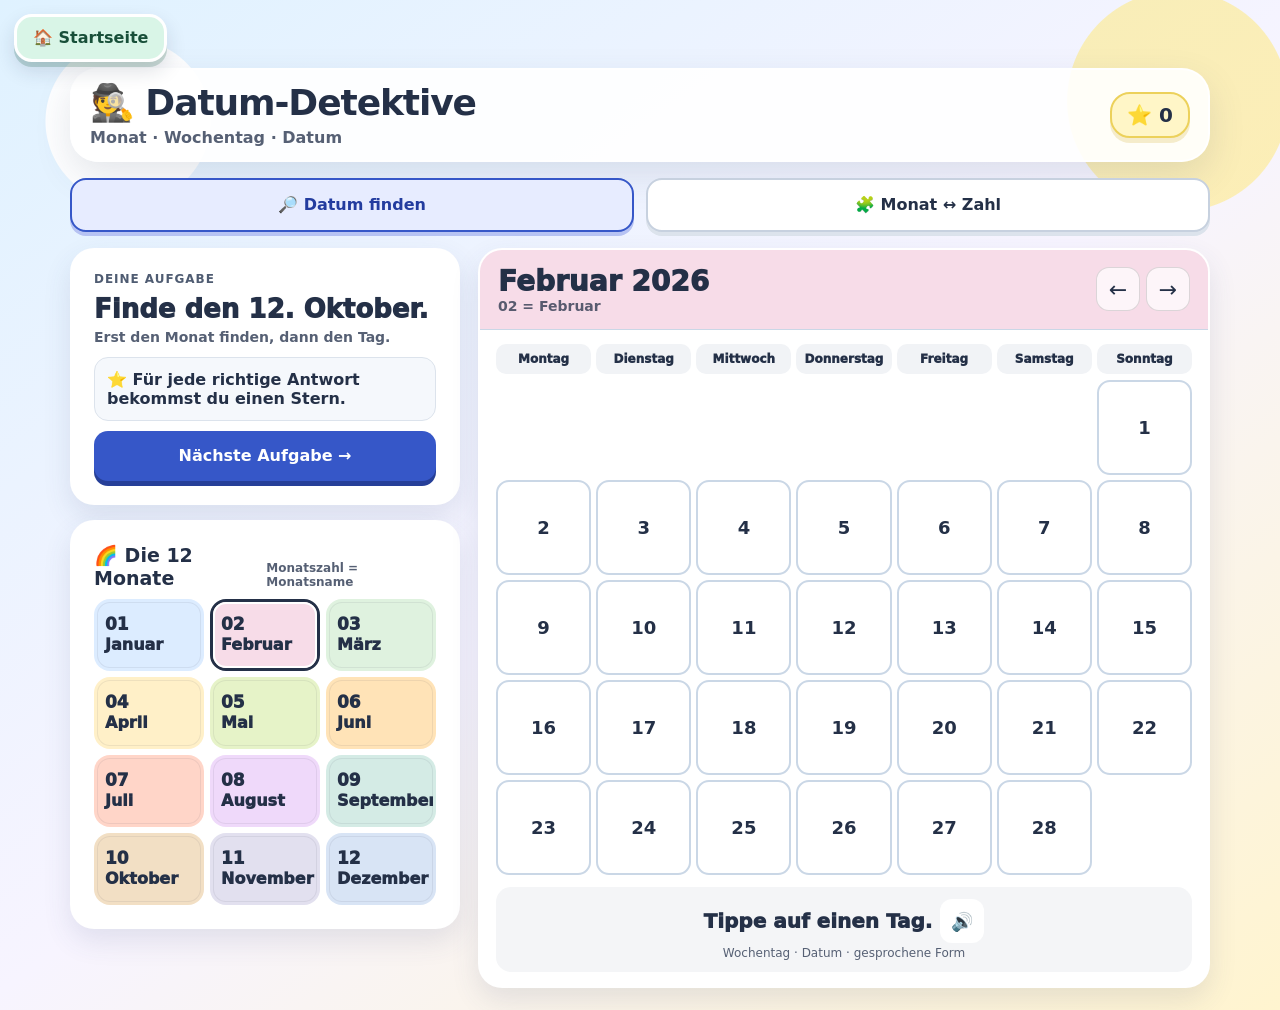
<file: Datum_Detektive.html>
<!doctype html>
<html lang="de">
  <head>
    <meta charset="utf-8">
    <meta name="viewport" content="width=device-width,initial-scale=1,viewport-fit=cover">
    <title>Datum-Detektive v1.2</title>
    <link rel="stylesheet" href="css/common.css">
    <link rel="stylesheet" href="css/datum-detektive.css">
  </head>
  <body>
    <a class="home-button" href="index.html">🏠 Startseite</a>
    <div class="app">
      <header class="game-header">
        <div class="game-heading">
          <h1 class="game-title">🕵️ Datum-Detektive</h1>
          <div class="game-subtitle">Monat · Wochentag · Datum</div>
        </div>
        <div class="game-score" aria-label="Punktestand">⭐ <span id="score">0</span>
        </div>
      </header>
      <div class="modes">
        <button class="mode active" data-mode="find">🔎 Datum finden</button>
        <button class="mode" data-mode="month">🧩 Monat ↔ Zahl</button>
      </div>
      <div class="layout">
        <div>
          <div class="card panel">
            <div class="label">Deine Aufgabe</div>
            <div id="task">Finde den 15. Februar.</div>
            <div id="hint">Erst den Monat finden, dann den Tag.</div>
            <div id="feedback">👀 Suche zuerst den richtigen Monat.</div>
            <button class="next" id="newTask">Nächste Aufgabe →</button>
          </div>
          <div class="card panel" id="leftMonthsCard" style="margin-top:15px">
            <div class="month-title-row">
              <strong style="font-size:19px">🌈 Die 12 Monate</strong>
              <span style="font-size:12px;color:var(--muted);font-weight:800">Monatszahl = Monatsname</span>
            </div>
            <div class="months" id="months"></div>
          </div>
        </div>
        <div class="card panel" id="monthLearnCard" style="display:none">
          <div class="label">Monat ↔ Zahl</div>
          <div style="font-size:24px;font-weight:950;margin:5px 0 3px">Ein Jahr hat 12 Monate</div>
          <div style="font-size:13px;color:var(--muted);margin-bottom:12px">Jeder Monat hat eine feste Zahl. Tippe auf einen Monat.</div>
          <div id="yearMap" style="display:grid;grid-template-columns:repeat(3,1fr);gap:9px"></div>
          <div id="monthLearnAnswer" style="margin-top:12px;padding:13px;border-radius:15px;background:#f4f5f7;text-align:center;font-size:18px;font-weight:900">01 = Januar = 1. Monat</div>
        </div>
        <div class="card calendar" id="calendarCard">
          <div class="calhead" id="calhead">
            <div>
              <div class="caltitle" id="caltitle"></div>
              <div class="calmeta" id="calmeta"></div>
            </div>
            <div class="nav">
              <button id="prev">←</button>
              <button id="next">→</button>
            </div>
          </div>
          <div class="calbody">
            <div class="weekdays">
              <div class="weekday">Montag</div>
              <div class="weekday">Dienstag</div>
              <div class="weekday">Mittwoch</div>
              <div class="weekday">Donnerstag</div>
              <div class="weekday">Freitag</div>
              <div class="weekday">Samstag</div>
              <div class="weekday">Sonntag</div>
            </div>
            <div class="days" id="days"></div>
            <div class="readout">
              <div style="display:flex;align-items:center;justify-content:center;gap:8px">
                <div class="spoken" id="spoken">Tippe auf einen Tag.</div>
                <button id="speak" title="Vorlesen" style="border:0;background:#fff;border-radius:12px;padding:7px 10px;font-size:18px">🔊</button>
              </div>
              <div class="parts" id="parts">Wochentag · Datum · gesprochene Form</div>
            </div>
          </div>
        </div>
      </div>
    </div>
    <script>
const M=[['Januar','#dcecff'],['Februar','#f7dce8'],['März','#dff2df'],['April','#fff0c8'],['Mai','#e6f3c8'],['Juni','#ffe3b7'],['Juli','#ffd5c8'],['August','#efd9fa'],['September','#d4ebe5'],['Oktober','#f2dfc4'],['November','#e2e0ef'],['Dezember','#d8e4f5']];
const W=['Sonntag','Montag','Dienstag','Mittwoch','Donnerstag','Freitag','Samstag'];const O=['','erste','zweite','dritte','vierte','fünfte','sechste','siebte','achte','neunte','zehnte','elfte','zwölfte','dreizehnte','vierzehnte','fünfzehnte','sechzehnte','siebzehnte','achtzehnte','neunzehnte','zwanzigste','einundzwanzigste','zweiundzwanzigste','dreiundzwanzigste','vierundzwanzigste','fünfundzwanzigste','sechsundzwanzigste','siebenundzwanzigste','achtundzwanzigste','neunundzwanzigste','dreißigste','einunddreißigste'];
let cur=1,mode='find',target={m:1,d:15},mt=4,monthPrompt='name-to-number',score=0;const $=s=>document.querySelector(s);
function dim(m){return new Date(Date.UTC(2026,m+1,0)).getUTCDate()}function sent(m,d){let x=new Date(Date.UTC(2026,m,d));return W[x.getUTCDay()]+', der '+O[d]+' '+M[m][0]+'.'}
M.forEach((x,i)=>{let b=document.createElement('button');b.className='monthbtn';b.style.setProperty('--m',x[1]);b.innerHTML='<span class="monthnum">'+String(i+1).padStart(2,'0')+'</span><span class="monthname">'+x[0]+'</span>';b.onclick=()=>monthClick(i);$('#months').appendChild(b)});
M.forEach((x,i)=>{let b=document.createElement('button');b.className='yearmapbtn';b.style.setProperty('--m',x[1]);b.innerHTML='<span class="n">'+String(i+1).padStart(2,'0')+'</span><span class="nm">'+x[0]+'</span><span class="ord">'+(i+1)+'. Monat</span>';b.onclick=()=>monthClick(i);$('#yearMap').appendChild(b)});
function render(){cur=(cur+12)%12;document.querySelectorAll('.monthbtn').forEach((b,i)=>b.classList.toggle('selected',i===cur));$('#calhead').style.background=M[cur][1];$('#caltitle').textContent=M[cur][0]+' 2026';$('#calmeta').textContent=String(cur+1).padStart(2,'0')+' = '+M[cur][0];let d=$('#days');d.innerHTML='';let off=(new Date(Date.UTC(2026,cur,1)).getUTCDay()+6)%7;for(let i=0;i<off;i++)d.appendChild(document.createElement('div'));for(let n=1;n<=dim(cur);n++){let b=document.createElement('button');b.className='day';b.textContent=n;b.onclick=()=>dayClick(n,b);d.appendChild(b)}}
function setMonthChoiceVisibility(reveal=false){document.querySelectorAll('.yearmapbtn').forEach(b=>{b.querySelector('.n').hidden=!reveal&&monthPrompt==='number-to-name';b.querySelector('.nm').hidden=!reveal&&monthPrompt==='name-to-number';b.querySelector('.ord').hidden=!reveal})}
function monthClick(m){cur=m;render();if(mode==='month'){document.querySelectorAll('.yearmapbtn').forEach((b,i)=>b.classList.toggle('correct',m===mt&&i===m));if(m===mt){$('#monthLearnAnswer').textContent=String(m+1).padStart(2,'0')+' = '+M[m][0]+' = '+(m+1)+'. Monat';setMonthChoiceVisibility(true);win(String(m+1).padStart(2,'0')+' = '+M[m][0])}else{$('#monthLearnAnswer').textContent='Noch nicht – versuche eine andere Karte.';$('#feedback').textContent='🤔 Versuch es noch einmal.'}}else if(mode==='find')$('#feedback').innerHTML=m===target.m?'👍 <b>'+M[m][0]+'</b> stimmt. Jetzt finde den '+target.d+'.':'👀 Gesucht ist '+M[target.m][0]+'.'}
function dayClick(d,b){document.querySelectorAll('.day').forEach(x=>x.classList.remove('selected'));b.classList.add('selected');let s=sent(cur,d);$('#spoken').textContent=s;$('#parts').textContent=W[new Date(Date.UTC(2026,cur,d)).getUTCDay()]+'  |  '+String(d).padStart(2,'0')+'.'+String(cur+1).padStart(2,'0')+'.2026  |  der '+O[d]+' '+M[cur][0];if(mode==='find'){cur===target.m&&d===target.d?win(s):$('#feedback').textContent='🔎 Gesucht ist der '+target.d+'. '+M[target.m][0]+'.'}else if(mode==='say')$('#feedback').innerHTML='🗣️ Vergleiche: <b>'+s+'</b>'}
function confetti(){const colors=['#ff6b6b','#ffd93d','#6bcb77','#4d96ff','#c77dff','#ff9f1c'];for(let i=0;i<55;i++){let c=document.createElement('i');c.className='confetti';c.style.left=Math.random()*100+'vw';c.style.background=colors[Math.floor(Math.random()*colors.length)];c.style.animationDelay=(Math.random()*.25)+'s';c.style.animationDuration=(1.1+Math.random()*.8)+'s';document.body.appendChild(c);setTimeout(()=>c.remove(),2200)}}
function speakText(){let text=$('#spoken').textContent;if(!text||text==='Tippe auf einen Tag.')return;if('speechSynthesis' in window){speechSynthesis.cancel();let u=new SpeechSynthesisUtterance(text);u.lang='de-DE';u.rate=.82;speechSynthesis.speak(u)}}
function win(t){score++;$('#score').textContent=score;$('#feedback').innerHTML='🎉 <b>Richtig!</b> '+t+' ⭐';confetti()}
function task(){if(mode==='month'){mt=Math.floor(Math.random()*12);monthPrompt=Math.random()<.5?'name-to-number':'number-to-name';document.querySelectorAll('.yearmapbtn').forEach(b=>b.classList.remove('correct'));$('#monthLearnAnswer').textContent='Finde die passende Karte.';if(monthPrompt==='name-to-number'){$('#task').textContent=M[mt][0]+' = ?';$('#hint').textContent='Welche Monatszahl gehört dazu?'}else{$('#task').textContent=String(mt+1).padStart(2,'0')+' = ?';$('#hint').textContent='Wie heißt dieser Monat?'}setMonthChoiceVisibility();$('#feedback').textContent='🧩 Tippe auf die richtige Monatskarte.';return}let m=Math.floor(Math.random()*12),d=1+Math.floor(Math.random()*dim(m));target={m,d};if(mode==='say'){cur=m;render();$('#task').textContent='Finde die '+d+' und sag das Datum.';$('#hint').textContent='Sag Wochentag + der … + Monat.'}else{$('#task').textContent='Finde den '+d+'. '+M[m][0]+'.';$('#hint').textContent='Erst den Monat finden, dann den Tag.'}$('#feedback').textContent='⭐ Für jede richtige Antwort bekommst du einen Stern.'}
document.querySelectorAll('.mode').forEach(b=>b.onclick=()=>{document.querySelectorAll('.mode').forEach(x=>x.classList.remove('active'));b.classList.add('active');mode=b.dataset.mode;$('#calendarCard').style.display=mode==='month'?'none':'';$('#monthLearnCard').style.display=mode==='month'?'block':'none';$('#leftMonthsCard').style.display=mode==='month'?'none':'';task()});$('#newTask').onclick=task;$('#speak').onclick=speakText;$('#prev').onclick=()=>{cur--;render()};$('#next').onclick=()=>{cur++;render()};render();task();
</script>
  </body>
</html>
</file>
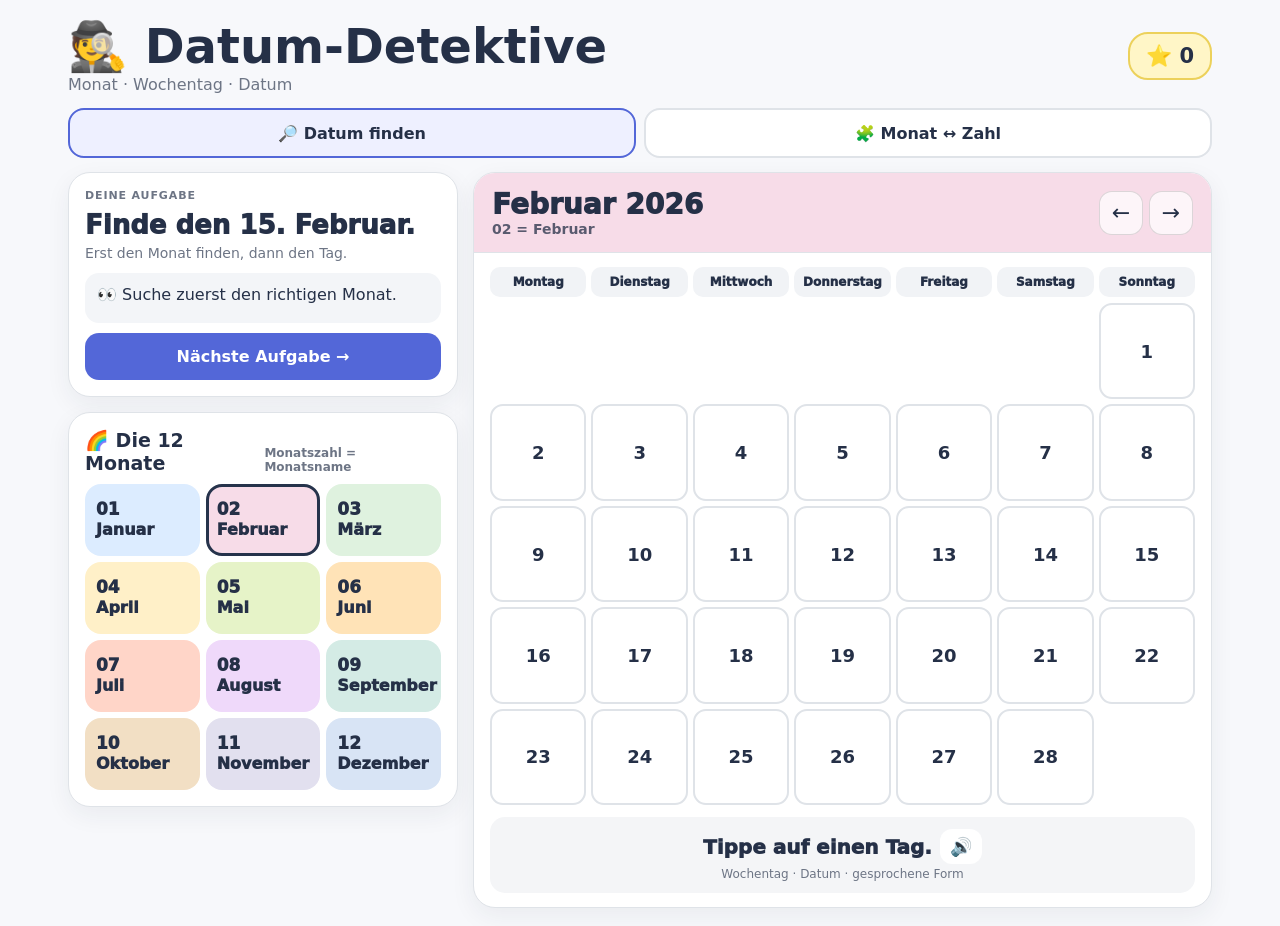
<file: Datum_Detektive_v1_5.html>
<!doctype html><html lang="de"><head><meta charset="utf-8"><meta name="viewport" content="width=device-width,initial-scale=1,viewport-fit=cover"><title>Datum-Detektive v1.2</title>
<style>
:root{--ink:#253047;--muted:#6d7585;--bg:#f7f8fb;--line:#dfe3e8;--accent:#5367d8}*{box-sizing:border-box}body{margin:0;background:var(--bg);color:var(--ink);font-family:system-ui,-apple-system,"Segoe UI",sans-serif}button{font:inherit;color:inherit;cursor:pointer}.app{max-width:1180px;margin:auto;padding:18px}.hero{display:flex;justify-content:space-between;align-items:center;gap:15px}h1{margin:0;font-size:clamp(28px,4vw,48px)}.sub{color:var(--muted);font-size:16px}.score{background:#fff6c7;border:2px solid #ecd15b;border-radius:20px;padding:10px 16px;font-size:21px;font-weight:900}.modes{display:grid;grid-template-columns:repeat(2,1fr);gap:8px;margin:14px 0}.mode{min-height:50px;border:2px solid var(--line);background:#fff;border-radius:16px;font-weight:850}.mode.active{border-color:var(--accent);background:#eef0ff}.layout{display:grid;grid-template-columns:390px 1fr;gap:15px;align-items:start}.card{background:#fff;border:1px solid var(--line);border-radius:22px;box-shadow:0 8px 25px #1f2a4410}.panel{padding:16px}.label{font-size:11px;text-transform:uppercase;letter-spacing:.08em;font-weight:900;color:var(--muted)}#task{font-size:26px;font-weight:950;margin:8px 0 5px}#hint{font-size:14px;color:var(--muted)}#feedback{margin-top:12px;padding:12px;border-radius:14px;background:#f3f5f8;min-height:50px}.next{width:100%;min-height:47px;margin-top:10px;border:0;border-radius:14px;background:var(--accent);color:#fff;font-weight:900}.month-title-row{display:flex;justify-content:space-between;align-items:end;margin-bottom:10px}.months{display:grid;grid-template-columns:repeat(3,1fr);gap:6px}.monthbtn{min-width:0;overflow:hidden;min-height:72px;border:3px solid transparent;border-radius:16px;padding:8px;text-align:left;background:var(--m);font-weight:950}.monthbtn.selected{border-color:#26334b}.monthnum{display:block;font-size:17px;line-height:1;font-weight:950;margin-bottom:4px}.monthname{display:block;font-size:16px;line-height:1.05;font-weight:950}.calendar{overflow:hidden}.calhead{padding:15px 18px;display:flex;justify-content:space-between;align-items:center;border-bottom:1px solid var(--line)}.caltitle{font-size:28px;font-weight:950}.calmeta{font-size:14px;font-weight:850;opacity:.75}.nav{display:flex;gap:6px}.nav button{width:44px;height:44px;border-radius:13px;border:1px solid #0002;background:#ffffffb8;font-size:22px}.calbody{padding:14px 16px}.weekdays,.days{display:grid;grid-template-columns:repeat(7,1fr);gap:5px}.weekday{text-align:center;background:#f1f3f6;border-radius:10px;padding:8px 2px;font-size:12px;font-weight:950}.days{margin-top:6px}.day{aspect-ratio:1/1;min-height:50px;border:2px solid var(--line);border-radius:13px;background:#fff;font-size:18px;font-weight:900}.day.selected{outline:3px solid #26334b}.readout{margin-top:12px;border-radius:15px;padding:12px;text-align:center;background:#f4f5f7}.spoken{font-size:20px;font-weight:950}.parts{font-size:12px;color:var(--muted);margin-top:3px}
@media(max-width:900px){.layout{grid-template-columns:1fr}.months{grid-template-columns:repeat(4,1fr)}}@media(max-width:650px){.app{padding:10px}.modes{grid-template-columns:1fr}.months{grid-template-columns:repeat(3,1fr)}.weekday{font-size:9px;padding:7px 0}.day{min-height:40px;font-size:15px}}

.confetti{position:fixed;top:-20px;width:10px;height:16px;border-radius:3px;pointer-events:none;z-index:9999;animation:fall 1.5s ease-out forwards}
@keyframes fall{0%{transform:translateY(-20px) rotate(0deg);opacity:1}100%{transform:translateY(105vh) rotate(720deg);opacity:0}}

.yearmapbtn{min-width:0;min-height:82px;border:3px solid transparent;border-radius:16px;padding:9px;text-align:left;background:var(--m);font-weight:950}
.yearmapbtn .n{display:block;font-size:21px;line-height:1;font-weight:950;margin-bottom:5px}
.yearmapbtn .nm{display:block;font-size:16px;font-weight:950}
.yearmapbtn .ord{display:block;margin-top:5px;font-size:11px;font-weight:800;opacity:.7}
.yearmapbtn.correct{border-color:#26334b}
</style></head><body><div class="app">
<div class="hero"><div><h1>🕵️ Datum-Detektive</h1><div class="sub">Monat · Wochentag · Datum</div></div><div class="score">⭐ <span id="score">0</span></div></div>
<div class="modes"><button class="mode active" data-mode="find">🔎 Datum finden</button><button class="mode" data-mode="month">🧩 Monat ↔ Zahl</button></div>
<div class="layout"><div>
<div class="card panel"><div class="label">Deine Aufgabe</div><div id="task">Finde den 15. Februar.</div><div id="hint">Erst den Monat finden, dann den Tag.</div><div id="feedback">👀 Suche zuerst den richtigen Monat.</div><button class="next" id="newTask">Nächste Aufgabe →</button></div>
<div class="card panel" id="leftMonthsCard" style="margin-top:15px"><div class="month-title-row"><strong style="font-size:19px">🌈 Die 12 Monate</strong><span style="font-size:12px;color:var(--muted);font-weight:800">Monatszahl = Monatsname</span></div><div class="months" id="months"></div></div>
</div>
<div class="card panel" id="monthLearnCard" style="display:none">
<div class="label">Monat ↔ Zahl</div>
<div style="font-size:24px;font-weight:950;margin:5px 0 3px">Ein Jahr hat 12 Monate</div>
<div style="font-size:13px;color:var(--muted);margin-bottom:12px">Jeder Monat hat eine feste Zahl. Tippe auf einen Monat.</div>
<div id="yearMap" style="display:grid;grid-template-columns:repeat(3,1fr);gap:9px"></div>
<div id="monthLearnAnswer" style="margin-top:12px;padding:13px;border-radius:15px;background:#f4f5f7;text-align:center;font-size:18px;font-weight:900">01 = Januar = 1. Monat</div>
</div><div class="card calendar" id="calendarCard"><div class="calhead" id="calhead"><div><div class="caltitle" id="caltitle"></div><div class="calmeta" id="calmeta"></div></div><div class="nav"><button id="prev">←</button><button id="next">→</button></div></div><div class="calbody">
<div class="weekdays"><div class="weekday">Montag</div><div class="weekday">Dienstag</div><div class="weekday">Mittwoch</div><div class="weekday">Donnerstag</div><div class="weekday">Freitag</div><div class="weekday">Samstag</div><div class="weekday">Sonntag</div></div>
<div class="days" id="days"></div><div class="readout"><div style="display:flex;align-items:center;justify-content:center;gap:8px"><div class="spoken" id="spoken">Tippe auf einen Tag.</div><button id="speak" title="Vorlesen" style="border:0;background:#fff;border-radius:12px;padding:7px 10px;font-size:18px">🔊</button></div><div class="parts" id="parts">Wochentag · Datum · gesprochene Form</div></div></div></div></div></div>
<script>
const M=[['Januar','#dcecff'],['Februar','#f7dce8'],['März','#dff2df'],['April','#fff0c8'],['Mai','#e6f3c8'],['Juni','#ffe3b7'],['Juli','#ffd5c8'],['August','#efd9fa'],['September','#d4ebe5'],['Oktober','#f2dfc4'],['November','#e2e0ef'],['Dezember','#d8e4f5']];
const W=['Sonntag','Montag','Dienstag','Mittwoch','Donnerstag','Freitag','Samstag'];const O=['','erste','zweite','dritte','vierte','fünfte','sechste','siebte','achte','neunte','zehnte','elfte','zwölfte','dreizehnte','vierzehnte','fünfzehnte','sechzehnte','siebzehnte','achtzehnte','neunzehnte','zwanzigste','einundzwanzigste','zweiundzwanzigste','dreiundzwanzigste','vierundzwanzigste','fünfundzwanzigste','sechsundzwanzigste','siebenundzwanzigste','achtundzwanzigste','neunundzwanzigste','dreißigste','einunddreißigste'];
let cur=1,mode='find',target={m:1,d:15},mt=4,score=0;const $=s=>document.querySelector(s);
function dim(m){return new Date(Date.UTC(2026,m+1,0)).getUTCDate()}function sent(m,d){let x=new Date(Date.UTC(2026,m,d));return W[x.getUTCDay()]+', der '+O[d]+' '+M[m][0]+'.'}
M.forEach((x,i)=>{let b=document.createElement('button');b.className='monthbtn';b.style.setProperty('--m',x[1]);b.innerHTML='<span class="monthnum">'+String(i+1).padStart(2,'0')+'</span><span class="monthname">'+x[0]+'</span>';b.onclick=()=>monthClick(i);$('#months').appendChild(b)});
M.forEach((x,i)=>{let b=document.createElement('button');b.className='yearmapbtn';b.style.setProperty('--m',x[1]);b.innerHTML='<span class="n">'+String(i+1).padStart(2,'0')+'</span><span class="nm">'+x[0]+'</span><span class="ord">'+(i+1)+'. Monat</span>';b.onclick=()=>monthClick(i);$('#yearMap').appendChild(b)});
function render(){cur=(cur+12)%12;document.querySelectorAll('.monthbtn').forEach((b,i)=>b.classList.toggle('selected',i===cur));$('#calhead').style.background=M[cur][1];$('#caltitle').textContent=M[cur][0]+' 2026';$('#calmeta').textContent=String(cur+1).padStart(2,'0')+' = '+M[cur][0];let d=$('#days');d.innerHTML='';let off=(new Date(Date.UTC(2026,cur,1)).getUTCDay()+6)%7;for(let i=0;i<off;i++)d.appendChild(document.createElement('div'));for(let n=1;n<=dim(cur);n++){let b=document.createElement('button');b.className='day';b.textContent=n;b.onclick=()=>dayClick(n,b);d.appendChild(b)}}
function monthClick(m){cur=m;render();$('#monthLearnAnswer').textContent=String(m+1).padStart(2,'0')+' = '+M[m][0]+' = '+(m+1)+'. Monat';document.querySelectorAll('.yearmapbtn').forEach((b,i)=>b.classList.toggle('correct',i===m));if(mode==='month'){m===mt?win(String(m+1).padStart(2,'0')+' = '+M[m][0]):$('#feedback').textContent='🤔 Versuch es noch einmal.'}else if(mode==='find')$('#feedback').innerHTML=m===target.m?'👍 <b>'+M[m][0]+'</b> stimmt. Jetzt finde den '+target.d+'.':'👀 Gesucht ist '+M[target.m][0]+'.'}
function dayClick(d,b){document.querySelectorAll('.day').forEach(x=>x.classList.remove('selected'));b.classList.add('selected');let s=sent(cur,d);$('#spoken').textContent=s;$('#parts').textContent=W[new Date(Date.UTC(2026,cur,d)).getUTCDay()]+'  |  '+String(d).padStart(2,'0')+'.'+String(cur+1).padStart(2,'0')+'.2026  |  der '+O[d]+' '+M[cur][0];if(mode==='find'){cur===target.m&&d===target.d?win(s):$('#feedback').textContent='🔎 Gesucht ist der '+target.d+'. '+M[target.m][0]+'.'}else if(mode==='say')$('#feedback').innerHTML='🗣️ Vergleiche: <b>'+s+'</b>'}
function confetti(){const colors=['#ff6b6b','#ffd93d','#6bcb77','#4d96ff','#c77dff','#ff9f1c'];for(let i=0;i<55;i++){let c=document.createElement('i');c.className='confetti';c.style.left=Math.random()*100+'vw';c.style.background=colors[Math.floor(Math.random()*colors.length)];c.style.animationDelay=(Math.random()*.25)+'s';c.style.animationDuration=(1.1+Math.random()*.8)+'s';document.body.appendChild(c);setTimeout(()=>c.remove(),2200)}}
function speakText(){let text=$('#spoken').textContent;if(!text||text==='Tippe auf einen Tag.')return;if('speechSynthesis' in window){speechSynthesis.cancel();let u=new SpeechSynthesisUtterance(text);u.lang='de-DE';u.rate=.82;speechSynthesis.speak(u)}}
function win(t){score++;$('#score').textContent=score;$('#feedback').innerHTML='🎉 <b>Richtig!</b> '+t+' ⭐';confetti()}
function task(){if(mode==='month'){mt=Math.floor(Math.random()*12);if(Math.random()<.5){$('#task').textContent=M[mt][0]+' = ?';$('#hint').textContent='Welche Monatszahl gehört dazu?'}else{$('#task').textContent=String(mt+1).padStart(2,'0')+' = ?';$('#hint').textContent='Wie heißt dieser Monat?'}$('#feedback').textContent='🧩 Tippe auf die richtige Monatskarte.';return}let m=Math.floor(Math.random()*12),d=1+Math.floor(Math.random()*dim(m));target={m,d};if(mode==='say'){cur=m;render();$('#task').textContent='Finde die '+d+' und sag das Datum.';$('#hint').textContent='Sag Wochentag + der … + Monat.'}else{$('#task').textContent='Finde den '+d+'. '+M[m][0]+'.';$('#hint').textContent='Erst den Monat finden, dann den Tag.'}$('#feedback').textContent='⭐ Für jede richtige Antwort bekommst du einen Stern.'}
document.querySelectorAll('.mode').forEach(b=>b.onclick=()=>{document.querySelectorAll('.mode').forEach(x=>x.classList.remove('active'));b.classList.add('active');mode=b.dataset.mode;$('#calendarCard').style.display=mode==='month'?'none':'';$('#monthLearnCard').style.display=mode==='month'?'block':'none';$('#leftMonthsCard').style.display=mode==='month'?'none':'';task()});$('#newTask').onclick=task;$('#speak').onclick=speakText;$('#prev').onclick=()=>{cur--;render()};$('#next').onclick=()=>{cur++;render()};render();
</script></body></html>
</file>
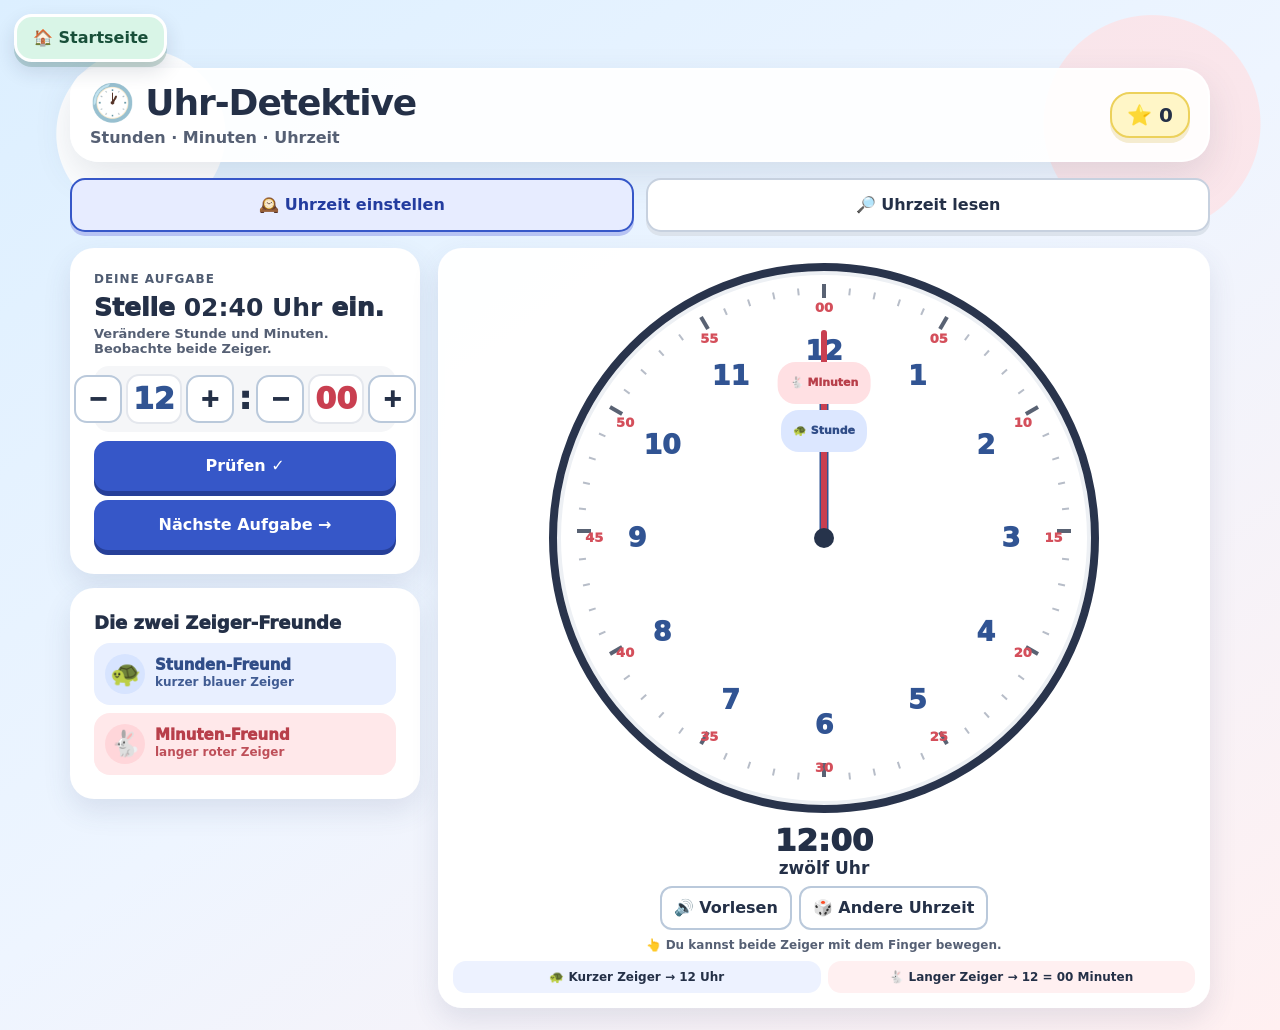
<file: Uhr_Detektive.html>
<!doctype html>
<html lang="de">
  <head>
    <meta charset="utf-8">
    <meta content="width=device-width,initial-scale=1,viewport-fit=cover" name="viewport">
    <title>Uhr-Detektive</title>
    <link rel="stylesheet" href="css/common.css">
    <link rel="stylesheet" href="css/uhr-detektive.css">
  </head>
  <body>
    <a class="home-button" href="index.html">🏠 Startseite</a>
    <div class="app">
      <header class="game-header">
        <div class="game-heading">
          <h1 class="game-title">🕐 Uhr-Detektive</h1>
          <div class="game-subtitle">Stunden · Minuten · Uhrzeit</div>
        </div>
        <div class="game-score" aria-label="Punktestand">⭐ <span id="score">0</span>
        </div>
      </header>
      <div class="tabs">
        <button class="tab active" data-mode="set">🕰️ Uhrzeit einstellen</button>
        <button class="tab" data-mode="read">🔎 Uhrzeit lesen</button>
      </div>
      <div class="layout">
        <div>
          <div class="card panel">
            <div class="label">Deine Aufgabe</div>
            <div id="task">Entdecke die Uhr.</div>
            <div class="hint" id="hint">Tippe auf eine Zahl im Zifferblatt.</div>
            <div id="feedback" style="display:none"></div>
            <div aria-label="Uhrzeit einstellen" class="digitalanswer" id="answers">
              <div class="digitcontrol hourcontrol">
                <button aria-label="Stunde verringern" class="digitbtn" id="hm">−</button>
                <div class="digitvalue hourvalue" id="hv">12</div>
                <button aria-label="Stunde erhöhen" class="digitbtn" id="hp">+</button>
              </div>
              <div class="colon">:</div>
              <div class="digitcontrol minutecontrol">
                <button aria-label="Minuten verringern" class="digitbtn" id="mm">−</button>
                <div class="digitvalue minutevalue" id="mv">00</div>
                <button aria-label="Minuten erhöhen" class="digitbtn" id="mp">+</button>
              </div>
            </div>
            <button class="primary" id="check"   style="display:none">Prüfen ✓</button>
            <button class="primary" id="nextTask">Nächste Aufgabe →</button>
          </div>
          <div class="card panel" style="margin-top:14px">
            <div class="zf-title">Die zwei Zeiger-Freunde</div>
            <div class="zf-list">
              <div class="zf-row zf-hour">
                <div class="zf-icon">🐢</div>
                <div class="zf-copy">
                  <div class="zf-name">Stunden-Freund</div>
                  <div class="zf-desc">kurzer blauer Zeiger</div>
                </div>
              </div>
              <div class="zf-row zf-minute">
                <div class="zf-icon">🐇</div>
                <div class="zf-copy">
                  <div class="zf-name">Minuten-Freund</div>
                  <div class="zf-desc">langer roter Zeiger</div>
                </div>
              </div>
            </div>
          </div>
        </div>
        <div class="card clockcard">
          <div class="clockwrap" id="clockwrap">
            <div class="clock" id="clock">
              <svg aria-hidden="true" class="elapsedpaths" viewBox="0 0 100 100">
                <circle cx="50" cy="50" id="minutePassed" pathLength="60" r="45.2" transform="rotate(-90 50 50)"></circle>
                <path d="" id="hourPassed"></path>
              </svg>
              <div class="hand hourhand" id="hourHand"></div>
              <div class="hand minutehand" id="minuteHand"></div>
              <div class="center"></div>
              <div class="handtag htag" id="htag">🐢 Stunde</div>
              <div class="handtag mtag" id="mtag">🐇 Minuten</div>
            </div>
          </div>
          <div class="digital" id="digital">08:00</div>
          <div class="spoken" id="spoken">acht Uhr</div>
          <div class="controls">
            <button id="speak">🔊 Vorlesen</button>
            <button id="random">🎲 Andere Uhrzeit</button>
          </div>
          <div id="dragHint" style="margin-top:8px;font-size:12px;color:var(--muted);font-weight:800">👆 Du kannst beide Zeiger mit dem Finger bewegen.</div>
          <div class="learnpanel">
            <div class="learnbox hourbox" id="hex">🐢 Kurzer Zeiger → 8 Uhr</div>
            <div class="learnbox minbox" id="mex">🐇 Langer Zeiger → 12 = 00 Minuten</div>
          </div>
        </div>
      </div>
    </div>
    <script>
const $=s=>document.querySelector(s),clock=$('#clock');let mode='set',hour=12,minute=0,target={h:8,m:0},ah=8,am=0,score=0;
const words=['zwölf','eins','zwei','drei','vier','fünf','sechs','sieben','acht','neun','zehn','elf'];
function polar(r,a){let q=(a-90)*Math.PI/180;return{x:50+r*Math.cos(q),y:50+r*Math.sin(q)}}
for(let i=0;i<60;i++){let a=i*6,q=polar(46.2,a),t=document.createElement('i');t.className='tick'+(i%5===0?' five':'');t.style.left=q.x+'%';t.style.top=q.y+'%';t.style.transform='translate(-50%,-50%) rotate('+a+'deg)';clock.appendChild(t)}
for(let n=1;n<=12;n++){let a=n*30,hp=polar(35,a),mp=polar(43,a);let h=document.createElement('div');h.className='hournum';h.style.left=hp.x+'%';h.style.top=hp.y+'%';h.textContent=n;clock.appendChild(h);let m=document.createElement('div');m.className='minnum';m.style.left=mp.x+'%';m.style.top=mp.y+'%';m.textContent=n===12?'00':String(n*5).padStart(2,'0');clock.appendChild(m)}
function spoken(h,m){if(m===0)return words[h%12]+' Uhr';if(m===30)return'halb '+words[(h+1)%12];if(m===15)return'Viertel nach '+words[h%12];if(m===45)return'Viertel vor '+words[(h+1)%12];if(m<30)return m+' Minuten nach '+words[h%12];return(60-m)+' Minuten vor '+words[(h+1)%12]}
function placeTag(id,r,a){let p=polar(r,a);$(id).style.left=p.x+'%';$(id).style.top=p.y+'%';$(id).style.transform='translate(-50%,-50%)'}
function render(){let ha=(hour%12)*30+minute*.5,ma=minute*6;
let mc=$('#minutePassed');if(mc){mc.style.strokeDasharray=minute+' '+(60-minute);mc.style.opacity=minute===0?'0':'.48'}
let hp=$('#hourPassed');if(hp){if(minute===0){hp.setAttribute('d','')}else{let start=(hour%12)*30,steps=Math.max(2,Math.ceil(minute/2)),pts=[];for(let i=0;i<=steps;i++){let a=start+(minute*.5)*(i/steps),p=polar(31,a);pts.push((i?'L':'M')+' '+p.x.toFixed(2)+' '+p.y.toFixed(2))}hp.setAttribute('d',pts.join(' '))}}$('#hourHand').style.transform='translateY(-50%) rotate('+(ha-90)+'deg)';$('#minuteHand').style.transform='translateY(-50%) rotate('+(ma-90)+'deg)';placeTag('#htag',20,ha);placeTag('#mtag',29,ma);$('#digital').textContent=String(hour).padStart(2,'0')+':'+String(minute).padStart(2,'0');$('#spoken').textContent=spoken(hour,minute);$('#hex').textContent='🐢 Kurzer Zeiger → '+hour+' Uhr';$('#mex').textContent='🐇 Langer Zeiger → '+(minute===0?'12 = 00':(minute/5)+' = '+String(minute).padStart(2,'0'))+' Minuten'}

function numberWord(n){
 const w={0:'null',1:'eins',2:'zwei',3:'drei',4:'vier',5:'fünf',6:'sechs',7:'sieben',8:'acht',9:'neun',10:'zehn',11:'elf',12:'zwölf',
 13:'dreizehn',14:'vierzehn',15:'fünfzehn',16:'sechzehn',17:'siebzehn',18:'achtzehn',19:'neunzehn',20:'zwanzig',
 25:'fünfundzwanzig',30:'dreißig',35:'fünfunddreißig',40:'vierzig',45:'fünfundvierzig',50:'fünfzig',55:'fünfundfünfzig'};
 return w[n] ?? String(n);
}
function hourWord(h){return numberWord(h===0?12:h)}
function nextHour(h){return h===12?1:h+1}
function taskTexts(h,m){
 let hh=String(h).padStart(2,'0'), mm=String(m).padStart(2,'0');
 let forms=[
   'Stelle <b>'+hh+':'+mm+' Uhr</b> ein.',
   'Stelle <b>'+hourWord(h)+' Uhr '+numberWord(m)+'</b> ein.'
 ];
 // Natural relative forms. Avoid awkward "0 Minuten nach/vor".
 if(m===15) forms.push('Stelle <b>Viertel nach '+hourWord(h)+'</b> ein.');
 if(m===30) forms.push('Stelle <b>halb '+hourWord(nextHour(h))+'</b> ein.');
 if(m===45) forms.push('Stelle <b>Viertel vor '+hourWord(nextHour(h))+'</b> ein.');
 if(m>0 && m<30 && m!==15) forms.push('Stelle <b>'+numberWord(m)+' Minuten nach '+hourWord(h)+'</b> ein.');
 if(m>30 && m<60 && m!==45) forms.push('Stelle <b>'+numberWord(60-m)+' Minuten vor '+hourWord(nextHour(h))+'</b> ein.');
 return forms;
}

function task(){
$('#nextTask').style.display='block';
target={h:1+Math.floor(Math.random()*12),m:Math.floor(Math.random()*12)*5};
$('#answers').style.display='grid';
$('#check').style.display='block';
if(mode==='set'){
  ah=12;am=0;hour=ah;minute=am;render();
  let forms=taskTexts(target.h,target.m);
    $('#task').innerHTML=forms[Math.floor(Math.random()*forms.length)];
  $('#hint').textContent='Verändere Stunde und Minuten. Beobachte beide Zeiger.';
}else{
  hour=target.h;minute=target.m;render();ah=12;am=0;
  $('#task').textContent='Wie spät ist es?';
  $('#hint').textContent='🐢 erst Stunde, 🐇 dann Minuten.';
}
sync();

}
function sync(){$('#hv').textContent=ah;$('#mv').textContent=String(am).padStart(2,'0');if(mode==='set'){hour=ah;minute=am;render()}}
function ch(dh,dm){
 if(dh){ah+=dh;if(ah<1)ah=12;if(ah>12)ah=1}
 if(dm){
   let next=am+dm;
   if(next>=60){next-=60;ah++;if(ah>12)ah=1}
   if(next<0){next+=60;ah--;if(ah<1)ah=12}
   am=next;
 }
 sync()
}
function check(){if(ah===target.h&&am===target.m){score++;$('#score').textContent=score;$('#feedback').innerHTML='🎉 <b>Richtig!</b> '+String(target.h).padStart(2,'0')+':'+String(target.m).padStart(2,'0')+' Uhr ⭐';confetti()}else $('#feedback').textContent='🤔 Noch nicht. Schau auf 🐢 Stunde und 🐇 Minuten.'}
function confetti(){
  const colors=['#ff6b6b','#ffd93d','#6bcb77','#4d96ff','#c77dff','#ff9f1c','#ff7eb6'];
  const clockRect=clock.getBoundingClientRect();
  const appRect=document.querySelector('.layout').getBoundingClientRect();

  // Three loose origins across the learning area: left, centre/top of clock, right.
  // Each piece gets its own jitter, so there is no visible single "explosion point".
  const origins=[
    {x:appRect.left+appRect.width*.22, y:appRect.top+appRect.height*.30},
    {x:clockRect.left+clockRect.width*.50, y:clockRect.top+clockRect.height*.28},
    {x:appRect.left+appRect.width*.80, y:appRect.top+appRect.height*.32}
  ];

  for(let i=0;i<84;i++){
    const c=document.createElement('i');
    c.className='confetti '+(i%7===0?'round':(i%5===0?'ribbon':''));
    c.style.background=colors[Math.floor(Math.random()*colors.length)];

    const o=origins[i%origins.length];
    const originX=o.x+(Math.random()-.5)*100;
    const originY=o.y+(Math.random()-.5)*55;

    // Fan outward in both directions, then let gravity pull the pieces down.
    const angle=(-165+Math.random()*150)*Math.PI/180;
    const power=90+Math.random()*190;
    const dx1=Math.cos(angle)*power;
    const dy1=Math.sin(angle)*power;
    const dx2=dx1*1.25+(Math.random()-.5)*150;
    const dy2=dy1+250+Math.random()*330;

    c.style.setProperty('--x',originX+'px');
    c.style.setProperty('--y',originY+'px');
    c.style.setProperty('--dx1',dx1+'px');
    c.style.setProperty('--dy1',dy1+'px');
    c.style.setProperty('--dx2',dx2+'px');
    c.style.setProperty('--dy2',dy2+'px');
    c.style.setProperty('--r1',(180+Math.random()*540)+'deg');
    c.style.setProperty('--r2',(720+Math.random()*900)+'deg');
    c.style.setProperty('--dur',(1.55+Math.random()*.95)+'s');
    c.style.setProperty('--delay',(Math.random()*.16)+'s');

    document.body.appendChild(c);
    setTimeout(()=>c.remove(),2900);
  }
}
function speak(){if('speechSynthesis'in window){speechSynthesis.cancel();let u=new SpeechSynthesisUtterance($('#spoken').textContent);u.lang='de-DE';u.rate=.82;speechSynthesis.speak(u)}}function random(){hour=1+Math.floor(Math.random()*12);minute=Math.floor(Math.random()*12)*5;render()}

let dragging=null;
function pointerAngle(ev){
 const r=clock.getBoundingClientRect(),cx=r.left+r.width/2,cy=r.top+r.height/2;
 let deg=Math.atan2(ev.clientY-cy,ev.clientX-cx)*180/Math.PI+90;
 if(deg<0)deg+=360;
 return deg;
}
function startDrag(which,ev){
 if(mode!=='set')return;
 dragging=which;
 if(ev.pointerId!==undefined) ev.currentTarget.setPointerCapture?.(ev.pointerId);
 ev.preventDefault();
}
function moveDrag(ev){
 if(!dragging||mode!=='set')return;
 let a=pointerAngle(ev);
 if(dragging==='minute'){
   let newM=(Math.round(a/30)*5)%60;
   let oldM=minute;
   // When manually crossing 12, carry/borrow the hour.
   if(oldM>=45 && newM<=10){hour++;if(hour>12)hour=1}
   else if(oldM<=10 && newM>=45){hour--;if(hour<1)hour=12}
   minute=newM;
 }else{
   let h=Math.round(a/30);
   if(h===0)h=12;
   hour=h;
 }
 if(mode==='set'){ah=hour;am=minute;sync()}else render();
}
function endDrag(){dragging=null}
$('#hourHand').addEventListener('pointerdown',e=>startDrag('hour',e));
$('#minuteHand').addEventListener('pointerdown',e=>startDrag('minute',e));
$('#htag').addEventListener('pointerdown',e=>startDrag('hour',e));
$('#mtag').addEventListener('pointerdown',e=>startDrag('minute',e));
window.addEventListener('pointermove',moveDrag,{passive:false});
window.addEventListener('pointerup',endDrag);
window.addEventListener('pointercancel',endDrag);
document.querySelectorAll('.tab').forEach(b=>b.onclick=()=>{
document.querySelectorAll('.tab').forEach(x=>x.classList.remove('active'));
b.classList.add('active');
mode=b.dataset.mode;
dragging=null;
clock.classList.toggle('clock-readonly',mode==='read');
$('#dragHint').hidden=mode==='read';
task()
});
$('#hm').onclick=()=>ch(-1,0);$('#hp').onclick=()=>ch(1,0);$('#mm').onclick=()=>ch(0,-5);$('#mp').onclick=()=>ch(0,5);$('#check').onclick=check;$('#nextTask').onclick=task;$('#speak').onclick=speak;$('#random').onclick=random;render();task();
</script>
  </body>
</html>
</file>
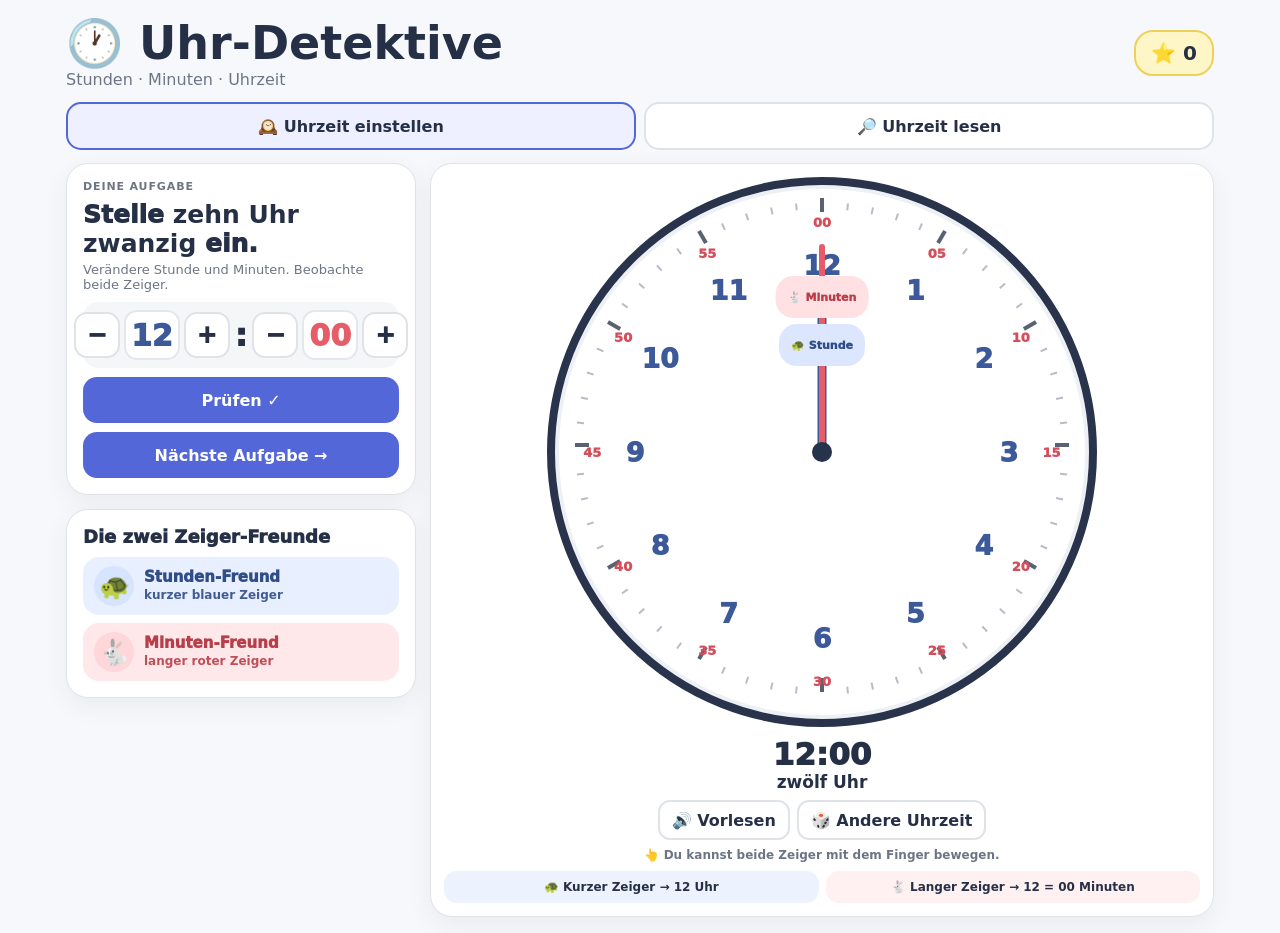
<file: Uhr_Detektive_v3_2_safe_clean.html>
<!doctype html><html lang="de"><head><meta charset="utf-8"><meta name="viewport" content="width=device-width,initial-scale=1,viewport-fit=cover"><title>Uhr-Detektive v3.1n</title>
<style>
:root{--ink:#253047;--muted:#6d7585;--bg:#f7f8fb;--line:#dfe3e8;--accent:#5367d8;--hour:#3c5a9a;--minute:#e45d68}*{box-sizing:border-box}body{margin:0;background:var(--bg);color:var(--ink);font-family:system-ui,-apple-system,"Segoe UI",sans-serif}button{font:inherit;color:inherit;cursor:pointer}.app{max-width:1180px;margin:auto;padding:16px}.hero{display:flex;justify-content:space-between;align-items:center}h1{margin:0;font-size:clamp(28px,4vw,46px)}.sub{color:var(--muted)}.score{background:#fff6c7;border:2px solid #ecd15b;border-radius:19px;padding:9px 15px;font-size:20px;font-weight:900}.tabs{display:grid;grid-template-columns:repeat(2,1fr);gap:8px;margin:13px 0}.tab{min-height:48px;border:2px solid var(--line);background:#fff;border-radius:15px;font-weight:850}.tab.active{border-color:var(--accent);background:#eef0ff}.layout{display:grid;grid-template-columns:350px 1fr;gap:14px;align-items:start}.card{background:#fff;border:1px solid var(--line);border-radius:22px;box-shadow:0 8px 25px #1f2a4410}.panel{padding:16px}.label{font-size:11px;text-transform:uppercase;letter-spacing:.08em;font-weight:900;color:var(--muted)}#task{font-size:25px;font-weight:950;margin:7px 0 4px}.hint{font-size:13px;color:var(--muted)}#feedback{margin-top:11px;padding:11px;border-radius:14px;background:#f3f5f8;min-height:48px}.primary{width:100%;min-height:46px;margin-top:9px;border:0;border-radius:14px;background:var(--accent);color:#fff;font-weight:900}.legend{display:grid;gap:8px;margin-top:12px}.legendbox{padding:10px;border-radius:14px;background:#f6f7f9;font-size:13px}.friend{display:inline-flex;align-items:center;justify-content:center;width:30px;height:30px;border-radius:50%;font-size:18px;margin-right:6px}.hfriend{background:#dce7ff}.mfriend{background:#ffe0e3}
.clockcard{padding:13px;display:flex;flex-direction:column;align-items:center}.clockwrap{width:min(55vw,550px);max-width:100%;aspect-ratio:1/1;position:relative}.clock{position:absolute;inset:0;border-radius:50%;background:#fff;border:8px solid #29344c;box-shadow:inset 0 0 0 4px #edf0f4}
.tick{position:absolute;left:50%;top:50%;width:2px;height:7px;background:#b7bdc8;transform-origin:50% 0;z-index:1}.tick.five{width:4px;height:14px;background:#596273}
.hournum,.minnum{position:absolute;display:flex;align-items:center;justify-content:center;transform:translate(-50%,-50%);z-index:3;font-weight:950;pointer-events:auto;border:0;background:transparent;padding:0}.hournum{width:42px;height:42px;font-size:clamp(18px,2.1vw,28px);color:var(--hour)}.minnum{width:32px;height:20px;font-size:clamp(9px,1.1vw,13px);color:#d44f5b}
.hand{position:absolute;left:50%;top:50%;border-radius:10px;transform-origin:0 50%;z-index:6;cursor:grab;touch-action:none;overflow:visible}
.hand::after{content:"";position:absolute;left:-12px;right:-12px;top:50%;height:54px;transform:translateY(-50%);background:transparent;border-radius:28px;pointer-events:auto;touch-action:none}
.hand:active{cursor:grabbing}.hourhand{height:9px;width:29%;background:var(--hour)}.minutehand{height:6px;width:39%;background:var(--minute)}.center{position:absolute;left:50%;top:50%;width:20px;height:20px;margin:-10px;border-radius:50%;background:#26334b;z-index:9}
.handtag{position:absolute;z-index:8;display:flex;align-items:center;justify-content:center;gap:4px;padding:9px 12px;min-width:74px;min-height:42px;border-radius:18px;font-size:11px;font-weight:950;white-space:nowrap;pointer-events:auto;touch-action:none;cursor:grab;user-select:none;-webkit-user-select:none}
.handtag:active{cursor:grabbing}.htag{background:#dce7ff;color:#304d88}.mtag{background:#ffe0e3;color:#b83f4a}
.digital{margin-top:9px;font-size:31px;font-weight:950}.spoken{font-size:17px;font-weight:900;text-align:center}.controls{display:flex;gap:7px;margin-top:8px}.controls button{min-height:40px;border:2px solid var(--line);border-radius:12px;background:#fff;font-weight:850;padding:0 12px}.learnpanel{width:100%;margin-top:9px;display:grid;grid-template-columns:1fr 1fr;gap:7px}.learnbox{border-radius:13px;padding:9px;text-align:center;font-size:12px;font-weight:850}.hourbox{background:#edf2ff}.minbox{background:#fff0f1}
.answergrid{display:grid;grid-template-columns:1fr 1fr;gap:8px;margin-top:10px}.selectbox{padding:10px;border-radius:13px;background:#f5f6f8;text-align:center}.stepper{display:flex;align-items:center;justify-content:center;gap:8px;margin-top:5px}.stepper button{width:36px;height:36px;border-radius:11px;border:1px solid var(--line);background:#fff;font-size:19px}.value{min-width:43px;font-size:23px;font-weight:950}
.confetti{position:fixed;top:-20px;width:10px;height:16px;border-radius:3px;pointer-events:none;z-index:9999;animation:fall 1.5s ease-out forwards}@keyframes fall{to{transform:translateY(105vh) rotate(720deg);opacity:0}}
@media(max-width:900px){.layout{grid-template-columns:1fr}.clockwrap{width:min(88vw,550px)}}@media(max-width:620px){.app{padding:9px}.tabs{grid-template-columns:1fr}.learnpanel,.answergrid{grid-template-columns:1fr}}

.digitalanswer{display:flex!important;flex-direction:row;align-items:center;justify-content:center;gap:5px;margin-top:10px;padding:8px 7px;border-radius:15px;background:#f5f6f8}
.digitcontrol{display:flex;flex-direction:row;align-items:center;justify-content:center;gap:4px}
.digitbtn{width:46px;height:46px;border:2px solid var(--line);border-radius:13px;background:#fff;font-size:24px;font-weight:950;line-height:1;touch-action:manipulation;display:flex;align-items:center;justify-content:center}
.digitbtn:active{transform:scale(.97);background:#eef0ff}
.digitvalue{min-width:56px;height:50px;display:flex;align-items:center;justify-content:center;text-align:center;font-size:30px;font-weight:950;font-variant-numeric:tabular-nums;background:#fff;border:2px solid #e4e7ed;border-radius:13px}
.colon{font-size:31px;font-weight:950;line-height:1}

.hourvalue{color:var(--hour)}
.minutevalue{color:var(--minute)}

/* Two original mascot helpers: visible reminders, not copied characters. */
.mascotstage{width:100%;display:flex;justify-content:center;gap:16px;align-items:flex-end;margin:8px 0 2px}
.mascot{position:relative;display:flex;align-items:center;gap:7px;padding:7px 11px;border-radius:18px;font-weight:900;font-size:12px;box-shadow:0 3px 10px #1f2a4412}
.mascot .face{font-size:27px;line-height:1}
.mascot.hourmascot{background:#e8efff;color:#304d88}
.mascot.minutemascot{background:#ffe8ea;color:#b83f4a}
.mascot small{display:block;font-size:10px;font-weight:800;opacity:.8}

.friendcolor{font-weight:900}
.hourfriendcolor{background:#e8efff;color:#304d88}
.minutefriendcolor{background:#ffe8ea;color:#b83f4a}
.frienddesc{font-size:12px;font-weight:800}

.friendcolor{padding:13px 14px!important;min-height:72px;font-size:15px!important}
.friendcolor .friend{width:42px!important;height:42px!important;font-size:27px!important;margin-right:9px!important}
.friendcolor b{font-size:15px}
.friendcolor .frienddesc{font-size:13px!important;line-height:1.35}

.elapsedpaths{position:absolute;inset:0;width:100%;height:100%;z-index:2;pointer-events:none}
.elapsedpaths circle,.elapsedpaths path{fill:none;stroke-linecap:round;pointer-events:none}
#minutePassed{stroke:var(--minute);stroke-width:2.6;opacity:.48}
#hourPassed{stroke:var(--hour);stroke-width:4.2;opacity:.50}

.zf-title{font-size:18px;font-weight:950;margin-bottom:10px}
.zf-list{display:flex;flex-direction:column;gap:8px}
.zf-row{
  display:flex;
  align-items:center;
  gap:10px;
  padding:9px 11px;
  border-radius:16px;
}
.zf-hour{background:#e8efff;color:#304d88}
.zf-minute{background:#ffe8ea;color:#b83f4a}
.zf-icon{
  width:40px;
  height:40px;
  flex:0 0 40px;
  border-radius:50%;
  display:flex;
  align-items:center;
  justify-content:center;
  font-size:25px;
  line-height:1;
}
.zf-hour .zf-icon{background:#d7e4ff}
.zf-minute .zf-icon{background:#ffd6da}
.zf-copy{
  display:flex;
  flex-direction:column;
  justify-content:center;
  align-items:flex-start;
  gap:2px;
  min-width:0;
}
.zf-name{
  font-size:15px;
  line-height:1.15;
  font-weight:950;
  margin:0;
  padding:0;
  text-align:left;
}
.zf-desc{
  font-size:12px;
  line-height:1.15;
  font-weight:800;
  opacity:.9;
  margin:0;
  padding:0;
  text-align:left;
}

.confetti{
  position:fixed;
  z-index:9999;
  width:10px;
  height:16px;
  border-radius:3px;
  pointer-events:none;
  left:var(--x);
  top:var(--y);
  opacity:0;
  animation:confettiBurst var(--dur) cubic-bezier(.15,.65,.3,1) forwards;
  animation-delay:var(--delay);
}
.confetti.round{border-radius:50%;width:9px;height:9px}
.confetti.ribbon{width:6px;height:20px;border-radius:5px}
@keyframes confettiBurst{
  0%{
    opacity:1;
    transform:translate(-50%,-50%) rotate(0deg) scale(.7);
  }
  28%{
    opacity:1;
    transform:
      translate(calc(-50% + var(--dx1)), calc(-50% + var(--dy1)))
      rotate(var(--r1)) scale(1);
  }
  100%{
    opacity:0;
    transform:
      translate(calc(-50% + var(--dx2)), calc(-50% + var(--dy2)))
      rotate(var(--r2)) scale(.9);
  }
}
</style></head><body><div class="app">
<div class="hero"><div><h1>🕐 Uhr-Detektive</h1><div class="sub">Stunden · Minuten · Uhrzeit</div></div><div class="score">⭐ <span id="score">0</span></div></div>
<div class="tabs"><button class="tab active" data-mode="set">🕰️ Uhrzeit einstellen</button><button class="tab" data-mode="read">🔎 Uhrzeit lesen</button></div>
<div class="layout"><div>
<div class="card panel"><div class="label">Deine Aufgabe</div><div id="task">Entdecke die Uhr.</div><div class="hint" id="hint">Tippe auf eine Zahl im Zifferblatt.</div><div id="feedback" style="display:none"></div>
<div id="answers" class="digitalanswer" aria-label="Uhrzeit einstellen">
  <div class="digitcontrol hourcontrol">
    <button id="hm" class="digitbtn" aria-label="Stunde verringern">−</button>
    <div class="digitvalue hourvalue" id="hv">12</div>
    <button id="hp" class="digitbtn" aria-label="Stunde erhöhen">+</button>
  </div>
  <div class="colon">:</div>
  <div class="digitcontrol minutecontrol">
    <button id="mm" class="digitbtn" aria-label="Minuten verringern">−</button>
    <div class="digitvalue minutevalue" id="mv">00</div>
    <button id="mp" class="digitbtn" aria-label="Minuten erhöhen">+</button>
  </div>
</div>
<button class="primary" id="check"   style="display:none">Prüfen ✓</button><button class="primary" id="nextTask">Nächste Aufgabe →</button></div>
<div class="card panel" style="margin-top:14px">
  <div class="zf-title">Die zwei Zeiger-Freunde</div>
  <div class="zf-list">
    <div class="zf-row zf-hour">
      <div class="zf-icon">🐢</div>
      <div class="zf-copy">
        <div class="zf-name">Stunden-Freund</div>
        <div class="zf-desc">kurzer blauer Zeiger</div>
      </div>
    </div>
    <div class="zf-row zf-minute">
      <div class="zf-icon">🐇</div>
      <div class="zf-copy">
        <div class="zf-name">Minuten-Freund</div>
        <div class="zf-desc">langer roter Zeiger</div>
      </div>
    </div>
  </div>
</div>
</div>
<div class="card clockcard"><div class="clockwrap" id="clockwrap"><div class="clock" id="clock"><svg class="elapsedpaths" viewBox="0 0 100 100" aria-hidden="true">
<circle id="minutePassed" cx="50" cy="50" r="45.2" pathLength="60" transform="rotate(-90 50 50)"></circle>
<path id="hourPassed" d=""></path>
</svg><div class="hand hourhand" id="hourHand"></div><div class="hand minutehand" id="minuteHand"></div><div class="center"></div><div class="handtag htag" id="htag">🐢 Stunde</div><div class="handtag mtag" id="mtag">🐇 Minuten</div></div></div>
<div class="digital" id="digital">08:00</div><div class="spoken" id="spoken">acht Uhr</div><div class="controls"><button id="speak">🔊 Vorlesen</button><button id="random">🎲 Andere Uhrzeit</button></div>
<div id="dragHint" style="margin-top:8px;font-size:12px;color:var(--muted);font-weight:800">👆 Du kannst beide Zeiger mit dem Finger bewegen.</div><div class="learnpanel"><div class="learnbox hourbox" id="hex">🐢 Kurzer Zeiger → 8 Uhr</div><div class="learnbox minbox" id="mex">🐇 Langer Zeiger → 12 = 00 Minuten</div></div></div></div></div>
<script>
const $=s=>document.querySelector(s),clock=$('#clock');let mode='set',hour=12,minute=0,target={h:8,m:0},ah=8,am=0,score=0;
const words=['zwölf','eins','zwei','drei','vier','fünf','sechs','sieben','acht','neun','zehn','elf'];
function polar(r,a){let q=(a-90)*Math.PI/180;return{x:50+r*Math.cos(q),y:50+r*Math.sin(q)}}
for(let i=0;i<60;i++){let a=i*6,q=polar(46.2,a),t=document.createElement('i');t.className='tick'+(i%5===0?' five':'');t.style.left=q.x+'%';t.style.top=q.y+'%';t.style.transform='translate(-50%,-50%) rotate('+a+'deg)';clock.appendChild(t)}
for(let n=1;n<=12;n++){let a=n*30,hp=polar(35,a),mp=polar(43,a);let h=document.createElement('div');h.className='hournum';h.style.left=hp.x+'%';h.style.top=hp.y+'%';h.textContent=n;clock.appendChild(h);let m=document.createElement('div');m.className='minnum';m.style.left=mp.x+'%';m.style.top=mp.y+'%';m.textContent=n===12?'00':String(n*5).padStart(2,'0');clock.appendChild(m)}
function spoken(h,m){if(m===0)return words[h%12]+' Uhr';if(m===30)return'halb '+words[(h+1)%12];if(m===15)return'Viertel nach '+words[h%12];if(m===45)return'Viertel vor '+words[(h+1)%12];if(m<30)return m+' Minuten nach '+words[h%12];return(60-m)+' Minuten vor '+words[(h+1)%12]}
function placeTag(id,r,a){let p=polar(r,a);$(id).style.left=p.x+'%';$(id).style.top=p.y+'%';$(id).style.transform='translate(-50%,-50%)'}
function render(){let ha=(hour%12)*30+minute*.5,ma=minute*6;
let mc=$('#minutePassed');if(mc){mc.style.strokeDasharray=minute+' '+(60-minute);mc.style.opacity=minute===0?'0':'.48'}
let hp=$('#hourPassed');if(hp){if(minute===0){hp.setAttribute('d','')}else{let start=(hour%12)*30,steps=Math.max(2,Math.ceil(minute/2)),pts=[];for(let i=0;i<=steps;i++){let a=start+(minute*.5)*(i/steps),p=polar(31,a);pts.push((i?'L':'M')+' '+p.x.toFixed(2)+' '+p.y.toFixed(2))}hp.setAttribute('d',pts.join(' '))}}$('#hourHand').style.transform='translateY(-50%) rotate('+(ha-90)+'deg)';$('#minuteHand').style.transform='translateY(-50%) rotate('+(ma-90)+'deg)';placeTag('#htag',20,ha);placeTag('#mtag',29,ma);$('#digital').textContent=String(hour).padStart(2,'0')+':'+String(minute).padStart(2,'0');$('#spoken').textContent=spoken(hour,minute);$('#hex').textContent='🐢 Kurzer Zeiger → '+hour+' Uhr';$('#mex').textContent='🐇 Langer Zeiger → '+(minute===0?'12 = 00':(minute/5)+' = '+String(minute).padStart(2,'0'))+' Minuten'}

function numberWord(n){
 const w={0:'null',1:'eins',2:'zwei',3:'drei',4:'vier',5:'fünf',6:'sechs',7:'sieben',8:'acht',9:'neun',10:'zehn',11:'elf',12:'zwölf',
 13:'dreizehn',14:'vierzehn',15:'fünfzehn',16:'sechzehn',17:'siebzehn',18:'achtzehn',19:'neunzehn',20:'zwanzig',
 25:'fünfundzwanzig',30:'dreißig',35:'fünfunddreißig',40:'vierzig',45:'fünfundvierzig',50:'fünfzig',55:'fünfundfünfzig'};
 return w[n] ?? String(n);
}
function hourWord(h){return numberWord(h===0?12:h)}
function nextHour(h){return h===12?1:h+1}
function taskTexts(h,m){
 let hh=String(h).padStart(2,'0'), mm=String(m).padStart(2,'0');
 let forms=[
   'Stelle <b>'+hh+':'+mm+' Uhr</b> ein.',
   'Stelle <b>'+hourWord(h)+' Uhr '+numberWord(m)+'</b> ein.'
 ];
 // Natural relative forms. Avoid awkward "0 Minuten nach/vor".
 if(m===15) forms.push('Stelle <b>Viertel nach '+hourWord(h)+'</b> ein.');
 if(m===30) forms.push('Stelle <b>halb '+hourWord(nextHour(h))+'</b> ein.');
 if(m===45) forms.push('Stelle <b>Viertel vor '+hourWord(nextHour(h))+'</b> ein.');
 if(m>0 && m<30 && m!==15) forms.push('Stelle <b>'+numberWord(m)+' Minuten nach '+hourWord(h)+'</b> ein.');
 if(m>30 && m<60 && m!==45) forms.push('Stelle <b>'+numberWord(60-m)+' Minuten vor '+hourWord(nextHour(h))+'</b> ein.');
 return forms;
}

function task(){
$('#nextTask').style.display='block';
target={h:1+Math.floor(Math.random()*12),m:Math.floor(Math.random()*12)*5};
$('#answers').style.display='grid';
$('#check').style.display='block';
if(mode==='set'){
  ah=12;am=0;hour=ah;minute=am;render();
  let forms=taskTexts(target.h,target.m);
    $('#task').innerHTML=forms[Math.floor(Math.random()*forms.length)];
  $('#hint').textContent='Verändere Stunde und Minuten. Beobachte beide Zeiger.';
}else{
  hour=target.h;minute=target.m;render();ah=12;am=0;
  $('#task').textContent='Wie spät ist es?';
  $('#hint').textContent='🐢 erst Stunde, 🐇 dann Minuten.';
}
sync();

}
function sync(){$('#hv').textContent=ah;$('#mv').textContent=String(am).padStart(2,'0');if(mode==='set'){hour=ah;minute=am;render()}}
function ch(dh,dm){
 if(dh){ah+=dh;if(ah<1)ah=12;if(ah>12)ah=1}
 if(dm){
   let next=am+dm;
   if(next>=60){next-=60;ah++;if(ah>12)ah=1}
   if(next<0){next+=60;ah--;if(ah<1)ah=12}
   am=next;
 }
 sync()
}
function check(){if(ah===target.h&&am===target.m){score++;$('#score').textContent=score;$('#feedback').innerHTML='🎉 <b>Richtig!</b> '+String(target.h).padStart(2,'0')+':'+String(target.m).padStart(2,'0')+' Uhr ⭐';confetti()}else $('#feedback').textContent='🤔 Noch nicht. Schau auf 🐢 Stunde und 🐇 Minuten.'}
function confetti(){
  const colors=['#ff6b6b','#ffd93d','#6bcb77','#4d96ff','#c77dff','#ff9f1c','#ff7eb6'];
  const clockRect=clock.getBoundingClientRect();
  const appRect=document.querySelector('.layout').getBoundingClientRect();

  // Three loose origins across the learning area: left, centre/top of clock, right.
  // Each piece gets its own jitter, so there is no visible single "explosion point".
  const origins=[
    {x:appRect.left+appRect.width*.22, y:appRect.top+appRect.height*.30},
    {x:clockRect.left+clockRect.width*.50, y:clockRect.top+clockRect.height*.28},
    {x:appRect.left+appRect.width*.80, y:appRect.top+appRect.height*.32}
  ];

  for(let i=0;i<84;i++){
    const c=document.createElement('i');
    c.className='confetti '+(i%7===0?'round':(i%5===0?'ribbon':''));
    c.style.background=colors[Math.floor(Math.random()*colors.length)];

    const o=origins[i%origins.length];
    const originX=o.x+(Math.random()-.5)*100;
    const originY=o.y+(Math.random()-.5)*55;

    // Fan outward in both directions, then let gravity pull the pieces down.
    const angle=(-165+Math.random()*150)*Math.PI/180;
    const power=90+Math.random()*190;
    const dx1=Math.cos(angle)*power;
    const dy1=Math.sin(angle)*power;
    const dx2=dx1*1.25+(Math.random()-.5)*150;
    const dy2=dy1+250+Math.random()*330;

    c.style.setProperty('--x',originX+'px');
    c.style.setProperty('--y',originY+'px');
    c.style.setProperty('--dx1',dx1+'px');
    c.style.setProperty('--dy1',dy1+'px');
    c.style.setProperty('--dx2',dx2+'px');
    c.style.setProperty('--dy2',dy2+'px');
    c.style.setProperty('--r1',(180+Math.random()*540)+'deg');
    c.style.setProperty('--r2',(720+Math.random()*900)+'deg');
    c.style.setProperty('--dur',(1.55+Math.random()*.95)+'s');
    c.style.setProperty('--delay',(Math.random()*.16)+'s');

    document.body.appendChild(c);
    setTimeout(()=>c.remove(),2900);
  }
}
function speak(){if('speechSynthesis'in window){speechSynthesis.cancel();let u=new SpeechSynthesisUtterance($('#spoken').textContent);u.lang='de-DE';u.rate=.82;speechSynthesis.speak(u)}}function random(){hour=1+Math.floor(Math.random()*12);minute=Math.floor(Math.random()*12)*5;render()}

let dragging=null;
function pointerAngle(ev){
 const r=clock.getBoundingClientRect(),cx=r.left+r.width/2,cy=r.top+r.height/2;
 let deg=Math.atan2(ev.clientY-cy,ev.clientX-cx)*180/Math.PI+90;
 if(deg<0)deg+=360;
 return deg;
}
function startDrag(which,ev){
 dragging=which;
 if(ev.pointerId!==undefined) ev.currentTarget.setPointerCapture?.(ev.pointerId);
 ev.preventDefault();
}
function moveDrag(ev){
 if(!dragging)return;
 let a=pointerAngle(ev);
 if(dragging==='minute'){
   let newM=(Math.round(a/30)*5)%60;
   let oldM=minute;
   // When manually crossing 12, carry/borrow the hour.
   if(oldM>=45 && newM<=10){hour++;if(hour>12)hour=1}
   else if(oldM<=10 && newM>=45){hour--;if(hour<1)hour=12}
   minute=newM;
 }else{
   let h=Math.round(a/30);
   if(h===0)h=12;
   hour=h;
 }
 if(mode==='set'){ah=hour;am=minute;sync()}else render();
}
function endDrag(){dragging=null}
$('#hourHand').addEventListener('pointerdown',e=>startDrag('hour',e));
$('#minuteHand').addEventListener('pointerdown',e=>startDrag('minute',e));
$('#htag').addEventListener('pointerdown',e=>startDrag('hour',e));
$('#mtag').addEventListener('pointerdown',e=>startDrag('minute',e));
window.addEventListener('pointermove',moveDrag,{passive:false});
window.addEventListener('pointerup',endDrag);
window.addEventListener('pointercancel',endDrag);
document.querySelectorAll('.tab').forEach(b=>b.onclick=()=>{
let dragging=null;
function pointerAngle(ev){
 const r=clock.getBoundingClientRect(),cx=r.left+r.width/2,cy=r.top+r.height/2;
 let deg=Math.atan2(ev.clientY-cy,ev.clientX-cx)*180/Math.PI+90;
 if(deg<0)deg+=360;
 return deg;
}
function startDrag(which,ev){
 dragging=which;
 if(ev.pointerId!==undefined) ev.currentTarget.setPointerCapture?.(ev.pointerId);
 ev.preventDefault();
}
function moveDrag(ev){
 if(!dragging)return;
 let a=pointerAngle(ev);
 if(dragging==='minute'){
   let newM=(Math.round(a/30)*5)%60;
   let oldM=minute;
   // When manually crossing 12, carry/borrow the hour.
   if(oldM>=45 && newM<=10){hour++;if(hour>12)hour=1}
   else if(oldM<=10 && newM>=45){hour--;if(hour<1)hour=12}
   minute=newM;
 }else{
   let h=Math.round(a/30);
   if(h===0)h=12;
   hour=h;
 }
 if(mode==='set'){ah=hour;am=minute;sync()}else render();
}
function endDrag(){dragging=null}
$('#hourHand').addEventListener('pointerdown',e=>startDrag('hour',e));
$('#minuteHand').addEventListener('pointerdown',e=>startDrag('minute',e));
$('#htag').addEventListener('pointerdown',e=>startDrag('hour',e));
$('#mtag').addEventListener('pointerdown',e=>startDrag('minute',e));
window.addEventListener('pointermove',moveDrag,{passive:false});
window.addEventListener('pointerup',endDrag);
window.addEventListener('pointercancel',endDrag);
document.querySelectorAll('.tab').forEach(x=>x.classList.remove('active'));b.classList.add('active');mode=b.dataset.mode;task()});
$('#hm').onclick=()=>ch(-1,0);$('#hp').onclick=()=>ch(1,0);$('#mm').onclick=()=>ch(0,-5);$('#mp').onclick=()=>ch(0,5);$('#check').onclick=check;$('#nextTask').onclick=task;$('#speak').onclick=speak;$('#random').onclick=random;render();task();
</script></body></html>
</file>
<file: css/index.css>
:root {
            --text: #243247;
            --muted: #687386;
            --green-dark: #226b4d;
            --date-card: #fff1a8;
            --clock-card: #d9efff;
            --payment-card: #d9f5e7;
            --shadow: 0 18px 50px rgba(39, 73, 59, 0.14);
        }

        * { box-sizing: border-box; }
        html { min-height: 100%; background: #eaf8f1; }

        body {
            min-height: 100vh;
            margin: 0;
            padding: max(18px, env(safe-area-inset-top))
                     max(16px, env(safe-area-inset-right))
                     max(20px, env(safe-area-inset-bottom))
                     max(16px, env(safe-area-inset-left));
            display: flex;
            align-items: center;
            justify-content: center;
            overflow-x: hidden;
            font-family: system-ui, -apple-system, BlinkMacSystemFont, "Segoe UI", sans-serif;
            color: var(--text);
            background:
                radial-gradient(circle at 9% 15%, rgba(255,255,255,.95) 0 78px, transparent 79px),
                radial-gradient(circle at 91% 12%, rgba(255,244,179,.75) 0 105px, transparent 106px),
                linear-gradient(140deg, #dff6e8 0%, #e8f5ff 55%, #fff5d7 100%);
        }

        .container {
            width: min(100%, 820px);
            padding: clamp(22px, 4vw, 40px);
            border: 1px solid rgba(255,255,255,.9);
            border-radius: 34px;
            background: rgba(255,255,255,.9);
            box-shadow: var(--shadow);
            backdrop-filter: blur(10px);
        }

        .logo-area {
            display: flex;
            align-items: center;
            justify-content: center;
            margin-bottom: 6px;
        }

        .logo {
            display: block;
            width: min(100%, 360px);
            max-height: 170px;
            margin: 0 auto;
            object-fit: contain;
        }

        .subtitle {
            margin: 8px 0 26px;
            color: var(--muted);
            font-size: clamp(1rem, 2.8vw, 1.18rem);
            font-weight: 650;
            text-align: center;
        }

        .cards { display: grid; gap: 16px; }

        .card {
            display: grid;
            grid-template-columns: 76px 1fr 42px;
            align-items: center;
            gap: 18px;
            min-height: 110px;
            padding: 19px 22px;
            border: 3px solid transparent;
            border-radius: 24px;
            color: var(--text);
            text-align: left;
            text-decoration: none;
            box-shadow: 0 6px 0 rgba(38,58,48,.09);
            transition: transform .15s ease, box-shadow .15s ease;
        }

        .card:hover { transform: translateY(-3px); box-shadow: 0 10px 18px rgba(38,58,48,.12); }
        .card:active { transform: translateY(2px); box-shadow: 0 3px 0 rgba(38,58,48,.09); }
        .card:focus-visible { outline: 4px solid #5268d7; outline-offset: 4px; }
        .date-card { background: var(--date-card); }
        .clock-card { background: var(--clock-card); }
        .payment-card { background: var(--payment-card); }

        .icon {
            width: 70px;
            height: 70px;
            display: grid;
            place-items: center;
            border-radius: 20px;
            background: rgba(255,255,255,.72);
            box-shadow: inset 0 0 0 2px rgba(255,255,255,.8);
            font-size: 42px;
        }

        .title { font-size: clamp(1.28rem, 3vw, 1.55rem); font-weight: 900; line-height: 1.15; }
        .description { margin-top: 6px; color: #536074; font-size: 1rem; font-weight: 570; line-height: 1.35; }

        .arrow {
            width: 38px;
            height: 38px;
            display: grid;
            place-items: center;
            border-radius: 50%;
            background: rgba(255,255,255,.75);
            color: var(--green-dark);
            font-size: 22px;
            font-weight: 900;
        }

        .footer { margin-top: 24px; color: #7b8494; font-size: .86rem; font-weight: 600; text-align: center; }

        @media (max-width: 560px) {
            body { align-items: flex-start; padding: 10px; }
            .container { padding: 18px 14px; border-radius: 26px; }
            .logo { width: min(100%, 270px); max-height: 125px; }
            .subtitle { margin: 5px 0 18px; font-size: .96rem; }
            .cards { gap: 12px; }
            .card { grid-template-columns: 58px 1fr 30px; min-height: 92px; padding: 13px; gap: 11px; border-radius: 20px; }
            .icon { width: 56px; height: 56px; border-radius: 17px; font-size: 33px; }
            .title { font-size: 1.22rem; }
            .description { font-size: .88rem; }
            .arrow { width: 30px; height: 30px; font-size: 18px; }
            .footer { margin-top: 18px; }
        }

        @media (min-width: 700px) and (max-height: 850px) {
            body { align-items: flex-start; padding-top: 10px; padding-bottom: 10px; }
            .container { padding-top: 18px; padding-bottom: 18px; }
            .logo { width: min(100%, 280px); max-height: 115px; }
            .subtitle { margin: 4px 0 16px; }
            .cards { gap: 11px; }
            .card { min-height: 90px; padding: 12px 18px; }
            .icon { width: 58px; height: 58px; font-size: 34px; }
            .footer { margin-top: 15px; }
        }
</file>
<file: css/common.css>
* {
    box-sizing: border-box;
}

button {
    font: inherit;
}

.game-header {
    min-height: 80px;
    display: flex;
    justify-content: space-between;
    align-items: center;
    gap: 16px;
    padding: 13px 18px;
    border: 2px solid rgba(255, 255, 255, 0.92);
    border-radius: 28px;
    background: rgba(255, 255, 255, 0.9);
    box-shadow: 0 14px 36px rgba(58, 76, 102, 0.13);
}

.game-heading {
    min-width: 0;
}

.game-title {
    margin: 0;
    color: #243047;
    font-size: clamp(28px, 3.2vw, 36px);
    font-weight: 900;
    letter-spacing: -0.03em;
    line-height: 1.1;
}

.game-subtitle {
    margin-top: 5px;
    color: #566074;
    font-size: 16px;
    font-weight: 700;
}

.game-score {
    flex: 0 0 auto;
    padding: 9px 15px;
    border: 2px solid #ecd15b;
    border-radius: 20px;
    background: #fff6c7;
    box-shadow: 0 5px 0 rgba(199, 156, 0, 0.18);
    color: #243047;
    font-size: 20px;
    font-weight: 900;
}

.home-button {
    position: fixed;
    top: max(14px, env(safe-area-inset-top));
    left: max(14px, env(safe-area-inset-left));
    z-index: 1000;
    display: inline-flex;
    align-items: center;
    justify-content: center;
    gap: 8px;
    min-height: 48px;
    padding: 9px 16px;
    border: 3px solid #ffffff;
    border-radius: 18px;
    background: #d9f5e7;
    color: #184f39;
    box-shadow: 0 5px 0 rgba(34, 107, 77, 0.22), 0 9px 20px rgba(31, 42, 68, 0.14);
    font-family: system-ui, -apple-system, "Segoe UI", sans-serif;
    font-size: 16px;
    font-weight: 900;
    line-height: 1.2;
    text-decoration: none;
    transition: transform 0.15s ease, box-shadow 0.15s ease, background-color 0.15s ease;
}

.home-button:hover {
    background: #c8eedb;
    transform: translateY(-2px);
    box-shadow: 0 7px 0 rgba(34, 107, 77, 0.22), 0 12px 24px rgba(31, 42, 68, 0.16);
}

.home-button:active {
    transform: translateY(3px);
    box-shadow: 0 2px 0 rgba(34, 107, 77, 0.22), 0 5px 12px rgba(31, 42, 68, 0.12);
}

.home-button:focus-visible {
    outline: 4px solid #173f8f;
    outline-offset: 4px;
}

button:focus-visible,
a:focus-visible {
    outline: 4px solid #173f8f;
    outline-offset: 3px;
}

@media (max-width: 620px) {
    .game-header {
        min-height: 0;
        align-items: flex-start;
        padding: 12px 14px;
        border-radius: 22px;
    }

    .game-title { font-size: 28px; }
    .game-subtitle { font-size: 14px; }
    .game-score { padding: 7px 11px; font-size: 17px; }

    .home-button {
        top: max(10px, env(safe-area-inset-top));
        left: max(10px, env(safe-area-inset-left));
        min-height: 44px;
        padding: 8px 13px;
        border-radius: 16px;
        font-size: 14px;
    }
}

@media (min-width: 700px) and (max-width: 1100px) {
    .game-header {
        min-height: 74px;
        padding: 10px 16px;
        border-radius: 22px;
    }

    .game-title { font-size: 32px; }
    .game-score { padding: 7px 13px; font-size: 18px; }
}

@media (prefers-reduced-motion: reduce) {
    *, *::before, *::after {
        scroll-behavior: auto !important;
        transition-duration: 0.01ms !important;
        animation-duration: 0.01ms !important;
        animation-iteration-count: 1 !important;
    }
}
</file>
<file: css/bezahl-detektive.css>
:root {
            --bg-top: #dff7f4;
            --bg-bottom: #fff6d9;
            --card: rgba(255, 255, 255, 0.96);
            --text: #253047;
            --muted: #667085;
            --primary: #6558d3;
            --primary-dark: #4d42b5;
            --yellow: #ffe877;
            --success: #dcfce7;
            --warning: #fff2c7;
            --error: #ffe4e6;
            --neutral: #f5f7fb;
            --line: #e5e9f2;
            --shadow: 0 12px 30px rgba(67, 78, 104, 0.10);

            --gold-light: #fde047;
            --gold-dark: #d9a808;
            --silver-light: #f2f4f7;
            --silver-dark: #bdc5d1;
            --copper-light: #dc832d;
            --copper-dark: #914214;
        }

        * {
            -webkit-tap-highlight-color: transparent;
        }

        html {
            min-height: 100%;
            background: var(--bg-bottom);
        }

        body {
            font-family: system-ui, -apple-system, BlinkMacSystemFont, "Segoe UI", sans-serif;
            background:
                radial-gradient(circle at 10% 10%, rgba(255,255,255,.9) 0 90px, transparent 91px),
                radial-gradient(circle at 90% 20%, rgba(255,255,255,.55) 0 120px, transparent 121px),
                linear-gradient(180deg, var(--bg-top), var(--bg-bottom));
            color: var(--text);
            margin: 0;
            padding: max(10px, env(safe-area-inset-top)) max(12px, env(safe-area-inset-right)) max(12px, env(safe-area-inset-bottom)) max(12px, env(safe-area-inset-left));
            min-height: 100vh;
            touch-action: manipulation;
        }

        .app {
            width: min(100%, 980px);
            margin: 0 auto;
        }

        .card {
            margin-bottom: 12px;
            padding: clamp(14px, 2.6vw, 22px);
            border: 1px solid rgba(255,255,255,.8);
            border-radius: 18px;
            background: var(--card);
            box-shadow: var(--shadow);
        }

        .difficulty-panel {
            margin: 16px 0 12px;
        }

        .difficulty-options {
            display: grid;
            grid-template-columns: repeat(3, 1fr);
            gap: 10px;
        }

        .difficulty-btn {
            min-height: 52px;
            padding: 4px 6px;
            border: 3px solid transparent;
            border-radius: 18px;
            background: #fff;
            color: var(--text);
            cursor: pointer;
            font-weight: 900;
            box-shadow: 0 4px 0 #e4e7ee;
            transition: transform .1s ease, box-shadow .1s ease, border-color .1s ease;
        }

        .difficulty-btn span {
            display: block;
            margin-top: 0;
            color: var(--muted);
            font-size: .66rem;
            font-weight: 750;
        }

        .difficulty-btn[aria-pressed="true"] {
            border-color: var(--primary);
            background: #f4f2ff;
            color: var(--primary-dark);
            box-shadow: 0 4px 0 #c9c2ff;
        }

        .difficulty-btn:active {
            transform: translateY(3px);
            box-shadow: 0 1px 0 #e4e7ee;
        }

        .difficulty-btn:focus-visible {
            outline: 4px solid #1f9ee8;
            outline-offset: 3px;
        }

        .task-label {
            margin-bottom: 8px;
            color: var(--muted);
            font-size: .92rem;
            font-weight: 900;
            letter-spacing: .09em;
            text-transform: uppercase;
        }

        .task-row {
            display: flex;
            justify-content: space-between;
            align-items: center;
            gap: 16px;
            margin-bottom: 10px;
        }

        .task-amount {
            margin: 0;
            font-size: clamp(2.25rem, 7vw, 3.5rem);
            font-variant-numeric: tabular-nums;
            font-weight: 950;
            letter-spacing: -0.055em;
            line-height: 1;
        }

        .customer {
            flex: 0 0 auto;
            font-size: clamp(2.5rem, 7vw, 3.6rem);
            filter: drop-shadow(0 5px 4px rgba(30, 41, 59, .12));
        }

        .hint-box {
            display: flex;
            align-items: center;
            min-height: 54px;
            margin-bottom: 12px;
            padding: 10px 13px;
            border: 2px solid transparent;
            border-radius: 18px;
            background: var(--neutral);
            font-size: clamp(1rem, 3vw, 1.18rem);
            font-weight: 650;
            line-height: 1.4;
        }

        .table-area {
            position: relative;
            min-height: 150px;
            padding: 12px;
            border: 3px dashed #c6b58a;
            border-radius: 24px;
            background:
                linear-gradient(rgba(255,255,255,.25), rgba(255,255,255,.25)),
                repeating-linear-gradient(90deg, #f0dcae 0, #f0dcae 38px, #ead3a0 39px, #ead3a0 40px);
            box-shadow: inset 0 3px 10px rgba(113, 79, 25, .08);
        }

        .table-title {
            display: flex;
            justify-content: space-between;
            align-items: baseline;
            gap: 8px;
            margin-bottom: 8px;
        }

        .table-title strong {
            font-size: 1.1rem;
        }

        .current-amount {
            color: var(--primary-dark);
            font-size: clamp(1.28rem, 4vw, 1.7rem);
            font-variant-numeric: tabular-nums;
            font-weight: 950;
        }

        .money-on-table {
            display: flex;
            flex-wrap: wrap;
            justify-content: center;
            align-content: flex-start;
            gap: 8px;
            min-height: 78px;
        }

        .empty-table {
            align-self: center;
            margin: auto;
            color: #766c55;
            font-size: 1.05rem;
            font-weight: 750;
            text-align: center;
        }

        .placed-piece {
            display: grid;
            place-items: center;
            padding: 3px;
            border: 0;
            border-radius: 14px;
            background: rgba(255,255,255,.5);
            cursor: pointer;
            transition: transform .12s ease, background .12s ease;
        }

        .placed-piece:active {
            transform: scale(.92);
        }

        .placed-piece:focus-visible,
        .money-btn:focus-visible,
        .action-btn:focus-visible {
            outline: 4px solid #1f9ee8;
            outline-offset: 3px;
        }

        .table-help {
            margin: 6px 0 0;
            color: #675b42;
            font-size: .88rem;
            font-weight: 700;
            text-align: center;
        }

        .table-actions {
            display: grid;
            grid-template-columns: 1fr 1fr;
            gap: 8px;
            margin-top: 9px;
        }

        .coins-grid {
            display: grid;
            grid-template-columns: repeat(4, minmax(0, 1fr));
            gap: 8px;
        }

        .money-btn {
            display: flex;
            flex-direction: column;
            justify-content: center;
            align-items: center;
            gap: 7px;
            min-width: 0;
            min-height: 88px;
            padding: 5px 3px;
            border: 2px solid var(--line);
            border-radius: 20px;
            background: #fff;
            color: var(--text);
            cursor: pointer;
            box-shadow: 0 4px 0 #e7eaf1;
            transition: transform .1s ease, box-shadow .1s ease, border-color .1s ease;
        }

        .money-btn:active {
            transform: translateY(3px) scale(.97);
            box-shadow: 0 1px 0 #e7eaf1;
        }

        .money-label {
            color: var(--muted);
            font-size: .82rem;
            font-weight: 850;
        }

        .piece {
            display: flex;
            align-items: center;
            justify-content: center;
            flex: 0 0 auto;
            font-weight: 950;
            line-height: 1;
            box-shadow: 0 4px 7px rgba(0,0,0,.17), inset 0 2px 4px rgba(255,255,255,.48);
            user-select: none;
        }

        .coin {
            width: 52px;
            height: 52px;
            border-radius: 50%;
            font-size: 1.24rem;
        }

        .coin-2e {
            border: 8px solid var(--silver-dark);
            background: var(--gold-light);
            color: #334155;
        }

        .coin-1e {
            border: 8px solid var(--gold-dark);
            background: var(--silver-light);
            color: #334155;
        }

        .coin-gold {
            border: 3px solid #c68d04;
            background: linear-gradient(135deg, var(--gold-light), var(--gold-dark));
            color: #6c4306;
        }

        .coin-copper {
            border: 3px solid #76370f;
            background: linear-gradient(135deg, var(--copper-light), var(--copper-dark));
            color: #fff;
        }

        .coin-medium { transform: scale(.90); }
        .coin-small { transform: scale(.80); }

        .bill {
            position: relative;
            width: 72px;
            height: 42px;
            overflow: hidden;
            border-radius: 7px;
            font-size: 1.2rem;
        }

        .bill::before,
        .bill::after {
            content: "";
            position: absolute;
            border: 1px solid currentColor;
            opacity: .2;
        }

        .bill::before { inset: 5px; }
        .bill::after { inset: 10px 22px; border-radius: 50%; }

        .bill span { position: relative; z-index: 1; }
        .bill-100 { border: 2px solid #4f9b62; background: #a7ddb0; color: #245c32; }
        .bill-50 { border: 2px solid #d18b3f; background: #f4c58f; color: #7a4317; }
        .bill-20 { border: 2px solid #35a5d8; background: #8bd8f7; color: #075e8a; }
        .bill-10 { border: 2px solid #e36060; background: #f7abaa; color: #8d1e1e; }
        .bill-5 { border: 2px solid #8e9baa; background: #d7dde5; color: #354052; }

        .placed-piece .coin {
            width: 54px;
            height: 54px;
            font-size: 1.05rem;
        }

        .placed-piece .bill {
            width: 76px;
            height: 44px;
            font-size: 1.05rem;
        }

        .action-btn {
            min-height: 48px;
            padding: 12px 16px;
            border-radius: 18px;
            font-weight: 900;
            cursor: pointer;
        }

        .small-btn {
            border: 2px solid #dfe3eb;
            background: #fff;
            color: var(--muted);
        }

        .small-btn:disabled {
            opacity: .45;
            cursor: default;
        }

        .primary-btn {
            width: 100%;
            min-height: 54px;
            margin-top: 12px;
            border: 0;
            background: var(--primary);
            color: #fff;
            box-shadow: 0 6px 0 var(--primary-dark);
            font-size: 1.28rem;
        }

        .primary-btn:active {
            transform: translateY(4px);
            box-shadow: 0 2px 0 var(--primary-dark);
        }

        .secondary-btn {
            width: 100%;
            min-height: 52px;
            margin-top: 8px;
            border: 3px solid #ddd9ff;
            background: #f8f7ff;
            color: var(--primary-dark);
            font-size: 1.18rem;
        }


        @media (max-width: 620px) {
            body { padding-left: 12px; padding-right: 12px; }
            .difficulty-options { gap: 7px; }
            .difficulty-btn { min-height: 48px; padding: 4px 3px; font-size: .84rem; }
            .difficulty-btn span { font-size: .60rem; line-height: 1.05; }
            .card { border-radius: 24px; }
            .coins-grid { gap: 9px; }
            .money-btn { min-height: 101px; border-radius: 17px; }
            .coin { width: 57px; height: 57px; font-size: 1.1rem; }
            .bill { width: 72px; height: 45px; font-size: 1.05rem; }
            .money-label { font-size: .75rem; }
        }

        @media (orientation: landscape) and (min-width: 900px) {
            .app { width: min(100%, 1120px); }
            .game-layout {
                display: grid;
                grid-template-columns: minmax(0, 1fr) minmax(0, 1fr);
                gap: 20px;
                align-items: start;
            }
            .game-layout .card { margin-bottom: 0; }
        }


        .confetti-piece {
            position: fixed;
            z-index: 9999;
            width: 10px;
            height: 16px;
            border-radius: 3px;
            left: var(--x);
            top: var(--y);
            opacity: 0;
            pointer-events: none;
            animation: confettiBurst var(--dur) cubic-bezier(.15,.65,.3,1) forwards;
            animation-delay: var(--delay);
        }

        .confetti-piece.round {
            width: 9px;
            height: 9px;
            border-radius: 50%;
        }

        .confetti-piece.ribbon {
            width: 6px;
            height: 20px;
            border-radius: 5px;
        }

        @keyframes confettiBurst {
            0% {
                opacity: 1;
                transform: translate(-50%, -50%) rotate(0deg) scale(.7);
            }
            28% {
                opacity: 1;
                transform: translate(calc(-50% + var(--dx1)), calc(-50% + var(--dy1))) rotate(var(--r1)) scale(1);
            }
            100% {
                opacity: 0;
                transform: translate(calc(-50% + var(--dx2)), calc(-50% + var(--dy2))) rotate(var(--r2)) scale(.9);
            }
        }


        @media (min-width: 700px) and (max-height: 900px) {
            .app { width: min(100%, 1060px); }
            .game-layout {
                display: grid;
                grid-template-columns: minmax(0, 1fr) minmax(0, 1.18fr);
                gap: 12px;
                align-items: start;
            }
            .game-layout .card { margin-bottom: 0; }
            .coins-grid { grid-template-columns: repeat(4, minmax(0, 1fr)); gap: 7px; }
            .money-btn { min-height: 82px; }
            .table-area { min-height: 135px; }
            .money-on-table { min-height: 66px; }
        }

        @media (prefers-reduced-motion: reduce) {
            *, *::before, *::after {
                scroll-behavior: auto !important;
                transition: none !important;
            }
        }

/* Unified learning-app theme: payment = mint shop colors. */
:root {
    --bg-top: #dff7ee;
    --bg-bottom: #fff4cf;
    --text: #243047;
    --muted: #566074;
    --primary: #3657c8;
    --primary-dark: #233c9f;
    --line: #cad7e2;
    --shadow: 0 12px 28px rgba(58, 76, 92, 0.13);
}

body {
    background:
        radial-gradient(circle at 10% 10%, rgba(255,255,255,.95) 0 84px, transparent 85px),
        radial-gradient(circle at 91% 13%, rgba(255,232,119,.58) 0 112px, transparent 113px),
        linear-gradient(145deg, var(--bg-top), #eaf6ff 52%, var(--bg-bottom));
}

.app { padding-top: 68px; }
.difficulty-btn { min-height: 54px; border-color: #d3dce6; }
.difficulty-btn:hover { transform: translateY(-2px); box-shadow: 0 6px 0 #e4e7ee; }
.difficulty-btn[aria-pressed="true"] { border-color: var(--primary); background: #e7ecff; color: #233c9f; box-shadow: 0 4px 0 #b7c3f3; }
.card { border: 2px solid rgba(255,255,255,.94); border-radius: 24px; }
.task-label { color: #4f5c72; }
.hint-box { border-color: #dce3ec; background: #f5f8fc; }
.table-area { border-color: #a78b54; }
.action-btn { min-height: 48px; font-weight: 900; }
.primary-btn { background: var(--primary); box-shadow: 0 5px 0 #263f98; }
.primary-btn:active { box-shadow: 0 2px 0 #263f98; }
.secondary-btn { border-color: #b7c3f3; background: #eef1ff; color: #233c9f; }
.money-btn { border-color: #d3dce6; }
.money-btn:hover { border-color: #3657c8; transform: translateY(-2px); box-shadow: 0 7px 0 #dfe4ec; }
.money-btn:focus-visible, .placed-piece:focus-visible, .difficulty-btn:focus-visible, .action-btn:focus-visible { outline: 4px solid #173f8f; outline-offset: 3px; }

@media (max-width: 620px) {
    .app { padding-top: 62px; }
}

@media (min-width: 700px) and (max-width: 1100px) {
    .app { padding-top: 64px; }
}
</file>
<file: css/datum-detektive.css>
:root{
    --ink:#253047;
    --muted:#6d7585;
    --bg:#f7f8fb;
    --line:#dfe3e8;
    --accent:#5367d8
}

body{
    margin:0;
    background:var(--bg);
    color:var(--ink);
    font-family:system-ui,-apple-system,"Segoe UI",sans-serif
}

button{
    color:inherit;
    cursor:pointer
}

.app{
    max-width:1180px;
    margin:auto;
    padding:18px}

.modes{
    display:grid;
    grid-template-columns:repeat(2,1fr);
    gap:8px;
    margin:14px 0
}

.mode{
    min-height:50px;
    border:2px solid var(--line);
    background:#fff;
    border-radius:16px;
    font-weight:850
}

.mode.active{
    border-color:var(--accent);
    background:#eef0ff
}

.layout{
    display:grid;
    grid-template-columns:390px 1fr;
    gap:15px;
    align-items:start
}

.card{
    background:#fff;
    border:1px solid var(--line);
    border-radius:22px;
    box-shadow:0 8px 25px #1f2a4410
}

.panel{
    padding:16px
}

.label{
    font-size:11px;
    text-transform:uppercase;
    letter-spacing:.08em;
    font-weight:900;
    color:var(--muted)
}

#task{
    font-size:26px;
    font-weight:950;
    margin:8px 0 5px
}

#hint{
    font-size:14px;
    color:var(--muted)
}

#feedback{
    margin-top:12px;
    padding:12px;
    border-radius:14px;
    background:#f3f5f8;
    min-height:50px
}

.next{
    width:100%;
    min-height:47px;
    margin-top:10px;
    border:0;
    border-radius:14px;
    background:var(--accent);
    color:#fff;
    font-weight:900
}

.month-title-row{
    display:flex;
    justify-content:space-between;
    align-items:end;
    margin-bottom:10px
}

.months{
    display:grid;
    grid-template-columns:repeat(3,1fr);
    gap:6px
}

.monthbtn{
    min-width:0;
    overflow:hidden;
    min-height:72px;
    border:3px solid transparent;
    border-radius:16px;
    padding:8px;
    text-align:left;
    background:var(--m);
    font-weight:950
}

.monthbtn.selected{
    border-color:#26334b
}

.monthnum{
    display:block;
    font-size:17px;
    line-height:1;
    font-weight:950;
    margin-bottom:4px
}

.monthname{
    display:block;
    font-size:16px;
    line-height:1.05;
    font-weight:950
}

.calendar{
    overflow:hidden
}

.calhead{
    padding:15px 18px;
    display:flex;
    justify-content:space-between;
    align-items:center;
    border-bottom:1px solid var(--line)
}

.caltitle{
    font-size:28px;
    font-weight:950
}

.calmeta{
    font-size:14px;
    font-weight:850;
    opacity:.75
}

.nav{
    display:flex;
    gap:6px
}

.nav button{
    width:44px;
    height:44px;
    border-radius:13px;
    border:1px solid #0002;
    background:#ffffffb8;
    font-size:22px
}

.calbody{
    padding:14px 16px
}

.weekdays,.days{
    display:grid;
    grid-template-columns:repeat(7,1fr);
    gap:5px
}

.weekday{
    text-align:center;
    background:#f1f3f6;
    border-radius:10px;
    padding:8px 2px;
    font-size:12px;
    font-weight:950
}

.days{
    margin-top:6px
}

.day{
    aspect-ratio:1/1;
    min-height:50px;
    border:2px solid var(--line);
    border-radius:13px;
    background:#fff;
    font-size:18px;
    font-weight:900
}

.day.selected{
    outline:3px solid #26334b
}

.readout{
    margin-top:12px;
    border-radius:15px;
    padding:12px;
    text-align:center;
    background:#f4f5f7
}

.spoken{
    font-size:20px;
    font-weight:950
}

.parts{
    font-size:12px;
    color:var(--muted);
    margin-top:3px

}
@media(max-width:900px){.layout{grid-template-columns:1fr}.months{grid-template-columns:repeat(4,1fr)}}@media(max-width:650px){.app{padding:10px}.modes{grid-template-columns:1fr}.months{grid-template-columns:repeat(3,1fr)}.weekday{font-size:9px;padding:7px 0}.day{min-height:40px;font-size:15px}}

.confetti{position:fixed;top:-20px;width:10px;height:16px;border-radius:3px;pointer-events:none;z-index:9999;animation:fall 1.5s ease-out forwards}
@keyframes fall{0%{transform:translateY(-20px) rotate(0deg);opacity:1}100%{transform:translateY(105vh) rotate(720deg);opacity:0}}

.yearmapbtn{min-width:0;min-height:82px;border:3px solid transparent;border-radius:16px;padding:9px;text-align:left;background:var(--m);font-weight:950}
.yearmapbtn .n{display:block;font-size:21px;line-height:1;font-weight:950;margin-bottom:5px}
.yearmapbtn .nm{display:block;font-size:16px;font-weight:950}
.yearmapbtn .ord{display:block;margin-top:5px;font-size:11px;font-weight:800;opacity:.7}
.yearmapbtn.correct{border-color:#26334b}
.yearmapbtn [hidden]{display:none!important}

/* Unified learning-app theme: date = sunny calendar colors. */
:root {
    --ink: #243047;
    --muted: #566074;
    --bg: #eef7ff;
    --line: #cad7e6;
    --accent: #3657c8;
}

body {
    min-height: 100vh;
    background:
        radial-gradient(circle at 10% 12%, rgba(255, 255, 255, 0.95) 0 82px, transparent 83px),
        radial-gradient(circle at 92% 10%, rgba(255, 232, 119, 0.52) 0 110px, transparent 111px),
        linear-gradient(145deg, #dff2ff 0%, #f7f4ff 52%, #fff4cf 100%);
}

.app {
    padding: 68px clamp(12px, 2vw, 20px) 22px;
}

.modes { gap: 12px; margin: 16px 0; }
.mode {
    min-height: 54px;
    border-color: #c7d1df;
    box-shadow: 0 4px 0 #dce3ec;
    transition: transform .12s ease, box-shadow .12s ease, border-color .12s ease;
}
.mode:hover { transform: translateY(-2px); box-shadow: 0 6px 0 #dce3ec; }
.mode:active { transform: translateY(2px); box-shadow: 0 2px 0 #dce3ec; }
.mode.active { border-color: var(--accent); background: #e7ecff; color: #233c9f; box-shadow: 0 4px 0 #b7c3f3; }

.layout { gap: 18px; }
.card {
    border: 2px solid rgba(255, 255, 255, 0.94);
    border-radius: 24px;
    box-shadow: 0 12px 28px rgba(58, 76, 112, 0.12);
}
.panel { padding: clamp(16px, 2.4vw, 22px); }
.label { color: #4f5c72; font-size: 12px; }
#hint { color: #566074; font-weight: 650; }
#feedback { border: 1px solid #dce3ec; background: #f5f8fc; font-weight: 650; }
.next { min-height: 50px; box-shadow: 0 5px 0 #263f98; }
.next:active { transform: translateY(3px); box-shadow: 0 2px 0 #263f98; }
.monthbtn, .yearmapbtn { color: #243047; box-shadow: inset 0 0 0 1px rgba(37, 48, 71, .08); }
.monthbtn:hover, .yearmapbtn:hover { transform: translateY(-2px); }
.monthbtn.selected, .yearmapbtn.correct { border-color: #243047; outline: 2px solid #ffffff; outline-offset: -5px; }
.nav button, #speak { min-width: 44px; min-height: 44px; }
.day:hover { border-color: #3657c8; background: #f0f3ff; }
.day.selected { outline-color: #243047; background: #fff3aa; }

@media(max-width:650px) {
    .app { padding: 68px 10px 18px; }
}

@media (min-width: 700px) and (max-width: 1100px) {
    .app { max-width: 1060px; padding-top: 64px; }
    .modes { margin: 10px 0; gap: 10px; }
    .mode { min-height: 46px; }
    .layout { grid-template-columns: minmax(270px, .82fr) minmax(0, 1.18fr); gap: 12px; }
    .panel { padding: 13px; }
    #task { font-size: 22px; }
    #feedback { margin-top: 8px; padding: 9px; min-height: 44px; }
    .next { min-height: 46px; margin-top: 8px; }
    .months { gap: 5px; }
    .monthbtn { min-height: 62px; padding: 6px; }
    .calhead { padding: 10px 14px; }
    .caltitle { font-size: 24px; }
    .calbody { padding: 10px 12px; }
    .weekday { padding: 6px 2px; font-size: 10px; }
    .day { min-height: 40px; font-size: 16px; }
    .readout { margin-top: 8px; padding: 9px; }
}
</file>
<file: css/uhr-detektive.css>
:root{--ink:#253047;--muted:#6d7585;--bg:#f7f8fb;--line:#dfe3e8;--accent:#5367d8;--hour:#3c5a9a;--minute:#e45d68}body{margin:0;background:var(--bg);color:var(--ink);font-family:system-ui,-apple-system,"Segoe UI",sans-serif}button{color:inherit;cursor:pointer}.app{max-width:1180px;margin:auto;padding:16px}.tabs{display:grid;grid-template-columns:repeat(2,1fr);gap:8px;margin:13px 0}.tab{min-height:48px;border:2px solid var(--line);background:#fff;border-radius:15px;font-weight:850}.tab.active{border-color:var(--accent);background:#eef0ff}.layout{display:grid;grid-template-columns:350px 1fr;gap:14px;align-items:start}.card{background:#fff;border:1px solid var(--line);border-radius:22px;box-shadow:0 8px 25px #1f2a4410}.panel{padding:16px}.label{font-size:11px;text-transform:uppercase;letter-spacing:.08em;font-weight:900;color:var(--muted)}#task{font-size:25px;font-weight:950;margin:7px 0 4px}.hint{font-size:13px;color:var(--muted)}#feedback{margin-top:11px;padding:11px;border-radius:14px;background:#f3f5f8;min-height:48px}.primary{width:100%;min-height:46px;margin-top:9px;border:0;border-radius:14px;background:var(--accent);color:#fff;font-weight:900}.legend{display:grid;gap:8px;margin-top:12px}.legendbox{padding:10px;border-radius:14px;background:#f6f7f9;font-size:13px}.friend{display:inline-flex;align-items:center;justify-content:center;width:30px;height:30px;border-radius:50%;font-size:18px;margin-right:6px}.hfriend{background:#dce7ff}.mfriend{background:#ffe0e3}
    .clockcard{padding:13px;display:flex;flex-direction:column;align-items:center}.clockwrap{width:min(55vw,550px);max-width:100%;aspect-ratio:1/1;position:relative}.clock{position:absolute;inset:0;border-radius:50%;background:#fff;border:8px solid #29344c;box-shadow:inset 0 0 0 4px #edf0f4}
    .tick{position:absolute;left:50%;top:50%;width:2px;height:7px;background:#b7bdc8;transform-origin:50% 0;z-index:1}.tick.five{width:4px;height:14px;background:#596273}
    .hournum,.minnum{position:absolute;display:flex;align-items:center;justify-content:center;transform:translate(-50%,-50%);z-index:3;font-weight:950;pointer-events:auto;border:0;background:transparent;padding:0}.hournum{width:42px;height:42px;font-size:clamp(18px,2.1vw,28px);color:var(--hour)}.minnum{width:32px;height:20px;font-size:clamp(9px,1.1vw,13px);color:#d44f5b}
    .hand{position:absolute;left:50%;top:50%;border-radius:10px;transform-origin:0 50%;z-index:6;cursor:grab;touch-action:none;overflow:visible}
    .hand::after{content:"";position:absolute;left:-12px;right:-12px;top:50%;height:54px;transform:translateY(-50%);background:transparent;border-radius:28px;pointer-events:auto;touch-action:none}
    .hand:active{cursor:grabbing}.hourhand{height:9px;width:29%;background:var(--hour)}.minutehand{height:6px;width:39%;background:var(--minute)}.center{position:absolute;left:50%;top:50%;width:20px;height:20px;margin:-10px;border-radius:50%;background:#26334b;z-index:9}
    .handtag{position:absolute;z-index:8;display:flex;align-items:center;justify-content:center;gap:4px;padding:9px 12px;min-width:74px;min-height:42px;border-radius:18px;font-size:11px;font-weight:950;white-space:nowrap;pointer-events:auto;touch-action:none;cursor:grab;user-select:none;-webkit-user-select:none}
    .handtag:active{cursor:grabbing}.htag{background:#dce7ff;color:#304d88}.mtag{background:#ffe0e3;color:#b83f4a}
    .digital{margin-top:9px;font-size:31px;font-weight:950}.spoken{font-size:17px;font-weight:900;text-align:center}.controls{display:flex;gap:7px;margin-top:8px}.controls button{min-height:40px;border:2px solid var(--line);border-radius:12px;background:#fff;font-weight:850;padding:0 12px}.learnpanel{width:100%;margin-top:9px;display:grid;grid-template-columns:1fr 1fr;gap:7px}.learnbox{border-radius:13px;padding:9px;text-align:center;font-size:12px;font-weight:850}.hourbox{background:#edf2ff}.minbox{background:#fff0f1}
    .answergrid{display:grid;grid-template-columns:1fr 1fr;gap:8px;margin-top:10px}.selectbox{padding:10px;border-radius:13px;background:#f5f6f8;text-align:center}.stepper{display:flex;align-items:center;justify-content:center;gap:8px;margin-top:5px}.stepper button{width:36px;height:36px;border-radius:11px;border:1px solid var(--line);background:#fff;font-size:19px}.value{min-width:43px;font-size:23px;font-weight:950}
    .confetti{position:fixed;top:-20px;width:10px;height:16px;border-radius:3px;pointer-events:none;z-index:9999;animation:fall 1.5s ease-out forwards}@keyframes fall{to{transform:translateY(105vh) rotate(720deg);opacity:0}}
    @media(max-width:900px){.layout{grid-template-columns:1fr}.clockwrap{width:min(88vw,550px)}}@media(max-width:620px){.app{padding:9px}.tabs{grid-template-columns:1fr}.learnpanel,.answergrid{grid-template-columns:1fr}}

    .digitalanswer{display:flex!important;flex-direction:row;align-items:center;justify-content:center;gap:5px;margin-top:10px;padding:8px 7px;border-radius:15px;background:#f5f6f8}
    .digitcontrol{display:flex;flex-direction:row;align-items:center;justify-content:center;gap:4px}
    .digitbtn{width:46px;height:46px;border:2px solid var(--line);border-radius:13px;background:#fff;font-size:24px;font-weight:950;line-height:1;touch-action:manipulation;display:flex;align-items:center;justify-content:center}
    .digitbtn:active{transform:scale(.97);background:#eef0ff}
    .digitvalue{min-width:56px;height:50px;display:flex;align-items:center;justify-content:center;text-align:center;font-size:30px;font-weight:950;font-variant-numeric:tabular-nums;background:#fff;border:2px solid #e4e7ed;border-radius:13px}
    .colon{font-size:31px;font-weight:950;line-height:1}

    .hourvalue{color:var(--hour)}
    .minutevalue{color:var(--minute)}

    /* Two original mascot helpers: visible reminders, not copied characters. */
    .mascotstage{width:100%;display:flex;justify-content:center;gap:16px;align-items:flex-end;margin:8px 0 2px}
    .mascot{position:relative;display:flex;align-items:center;gap:7px;padding:7px 11px;border-radius:18px;font-weight:900;font-size:12px;box-shadow:0 3px 10px #1f2a4412}
    .mascot .face{font-size:27px;line-height:1}
    .mascot.hourmascot{background:#e8efff;color:#304d88}
    .mascot.minutemascot{background:#ffe8ea;color:#b83f4a}
    .mascot small{display:block;font-size:10px;font-weight:800;opacity:.8}

    .friendcolor{font-weight:900}
    .hourfriendcolor{background:#e8efff;color:#304d88}
    .minutefriendcolor{background:#ffe8ea;color:#b83f4a}
    .frienddesc{font-size:12px;font-weight:800}

    .friendcolor{padding:13px 14px!important;min-height:72px;font-size:15px!important}
    .friendcolor .friend{width:42px!important;height:42px!important;font-size:27px!important;margin-right:9px!important}
    .friendcolor b{font-size:15px}
    .friendcolor .frienddesc{font-size:13px!important;line-height:1.35}

    .elapsedpaths{position:absolute;inset:0;width:100%;height:100%;z-index:2;pointer-events:none}
    .elapsedpaths circle,.elapsedpaths path{fill:none;stroke-linecap:round;pointer-events:none}
    #minutePassed{stroke:var(--minute);stroke-width:2.6;opacity:.48}
    #hourPassed{stroke:var(--hour);stroke-width:4.2;opacity:.50}

    .zf-title{font-size:18px;font-weight:950;margin-bottom:10px}
    .zf-list{display:flex;flex-direction:column;gap:8px}
    .zf-row{
      display:flex;
      align-items:center;
      gap:10px;
      padding:9px 11px;
      border-radius:16px;
    }

/* Unified learning-app theme: clock = sky blue with hand colors. */
:root {
  --ink: #243047;
  --muted: #566074;
  --bg: #edf7ff;
  --line: #c9d8e8;
  --accent: #3657c8;
  --hour: #315493;
  --minute: #c93f50;
}

body {
  min-height: 100vh;
  background:
    radial-gradient(circle at 11% 13%, rgba(255,255,255,.95) 0 84px, transparent 85px),
    radial-gradient(circle at 90% 12%, rgba(255,224,227,.72) 0 108px, transparent 109px),
    linear-gradient(145deg, #dcefff 0%, #eef5ff 50%, #fff0f1 100%);
}

.app { padding: 68px clamp(12px, 2vw, 20px) 22px; }
.tabs { gap: 12px; margin: 16px 0; }
.tab {
  min-height: 54px;
  border-color: #c7d1df;
  box-shadow: 0 4px 0 #dce3ec;
  transition: transform .12s ease, box-shadow .12s ease, border-color .12s ease;
}
.tab:hover { transform: translateY(-2px); box-shadow: 0 6px 0 #dce3ec; }
.tab:active { transform: translateY(2px); box-shadow: 0 2px 0 #dce3ec; }
.tab.active { border-color: var(--accent); background: #e7ecff; color: #233c9f; box-shadow: 0 4px 0 #b7c3f3; }
.layout { gap: 18px; }
.card {
  border: 2px solid rgba(255,255,255,.94);
  border-radius: 24px;
  box-shadow: 0 12px 28px rgba(58,76,112,.12);
}
.panel { padding: clamp(16px, 2.4vw, 22px); }
.label { color: #4f5c72; font-size: 12px; }
.hint { color: #566074; font-weight: 650; }
#feedback { border: 1px solid #dce3ec; background: #f5f8fc; font-weight: 650; }
.primary { min-height: 50px; box-shadow: 0 5px 0 #263f98; }
.primary:active { transform: translateY(3px); box-shadow: 0 2px 0 #263f98; }
.clockcard { background: rgba(255,255,255,.96); }
.controls button { min-height: 44px; border-color: #bac9db; font-weight: 900; }
.controls button:hover { border-color: #3657c8; background: #eef1ff; }
.digitbtn { min-width: 48px; min-height: 48px; border-color: #bac9db; }
.digitbtn:hover { border-color: #3657c8; }
.zf-row { min-height: 62px; }

@media(max-width:620px) {
  .app { padding: 68px 9px 18px; }
}

.clock.clock-readonly .hand,
.clock.clock-readonly .hand::after,
.clock.clock-readonly .handtag {
  pointer-events: none;
  cursor: default;
}

@media (min-width: 700px) and (max-width: 1100px) {
  .app { max-width: 1060px; padding-top: 64px; }
  .tabs { margin: 10px 0; gap: 10px; }
  .tab { min-height: 46px; }
  .layout { grid-template-columns: minmax(270px, .82fr) minmax(0, 1.18fr); gap: 12px; }
  .panel { padding: 13px; }
  #task { font-size: 22px; }
  #feedback { margin-top: 8px; padding: 9px; min-height: 44px; }
  .primary { min-height: 46px; margin-top: 7px; }
  .digitalanswer { margin-top: 8px; padding: 6px; }
  .digitbtn { width: 44px; height: 44px; min-width: 44px; min-height: 44px; }
  .digitvalue { min-width: 50px; height: 46px; font-size: 27px; }
  .zf-title { margin-bottom: 7px; font-size: 16px; }
  .zf-list { gap: 6px; }
  .zf-row { min-height: 54px; padding: 7px 9px; }
  .clockcard { padding: 10px; }
  .clockwrap { width: min(45vw, 430px); }
  .digital { margin-top: 6px; font-size: 27px; }
  .controls { margin-top: 6px; }
  .learnpanel { margin-top: 6px; }
}
    .zf-hour{background:#e8efff;color:#304d88}
    .zf-minute{background:#ffe8ea;color:#b83f4a}
    .zf-icon{
      width:40px;
      height:40px;
      flex:0 0 40px;
      border-radius:50%;
      display:flex;
      align-items:center;
      justify-content:center;
      font-size:25px;
      line-height:1;
    }
    .zf-hour .zf-icon{background:#d7e4ff}
    .zf-minute .zf-icon{background:#ffd6da}
    .zf-copy{
      display:flex;
      flex-direction:column;
      justify-content:center;
      align-items:flex-start;
      gap:2px;
      min-width:0;
    }
    .zf-name{
      font-size:15px;
      line-height:1.15;
      font-weight:950;
      margin:0;
      padding:0;
      text-align:left;
    }
    .zf-desc{
      font-size:12px;
      line-height:1.15;
      font-weight:800;
      opacity:.9;
      margin:0;
      padding:0;
      text-align:left;
    }

    .confetti{
      position:fixed;
      z-index:9999;
      width:10px;
      height:16px;
      border-radius:3px;
      pointer-events:none;
      left:var(--x);
      top:var(--y);
      opacity:0;
      animation:confettiBurst var(--dur) cubic-bezier(.15,.65,.3,1) forwards;
      animation-delay:var(--delay);
    }
    .confetti.round{border-radius:50%;width:9px;height:9px}
    .confetti.ribbon{width:6px;height:20px;border-radius:5px}
    @keyframes confettiBurst{
      0%{
        opacity:1;
        transform:translate(-50%,-50%) rotate(0deg) scale(.7);
      }
      28%{
        opacity:1;
    transform:
    translate(calc(-50% + var(--dx1)), calc(-50% + var(--dy1)))
    rotate(var(--r1)) scale(1);
    }
    100%{
      opacity:0;
    transform:
    translate(calc(-50% + var(--dx2)), calc(-50% + var(--dy2)))
    rotate(var(--r2)) scale(.9);
    }
    }
</file>
